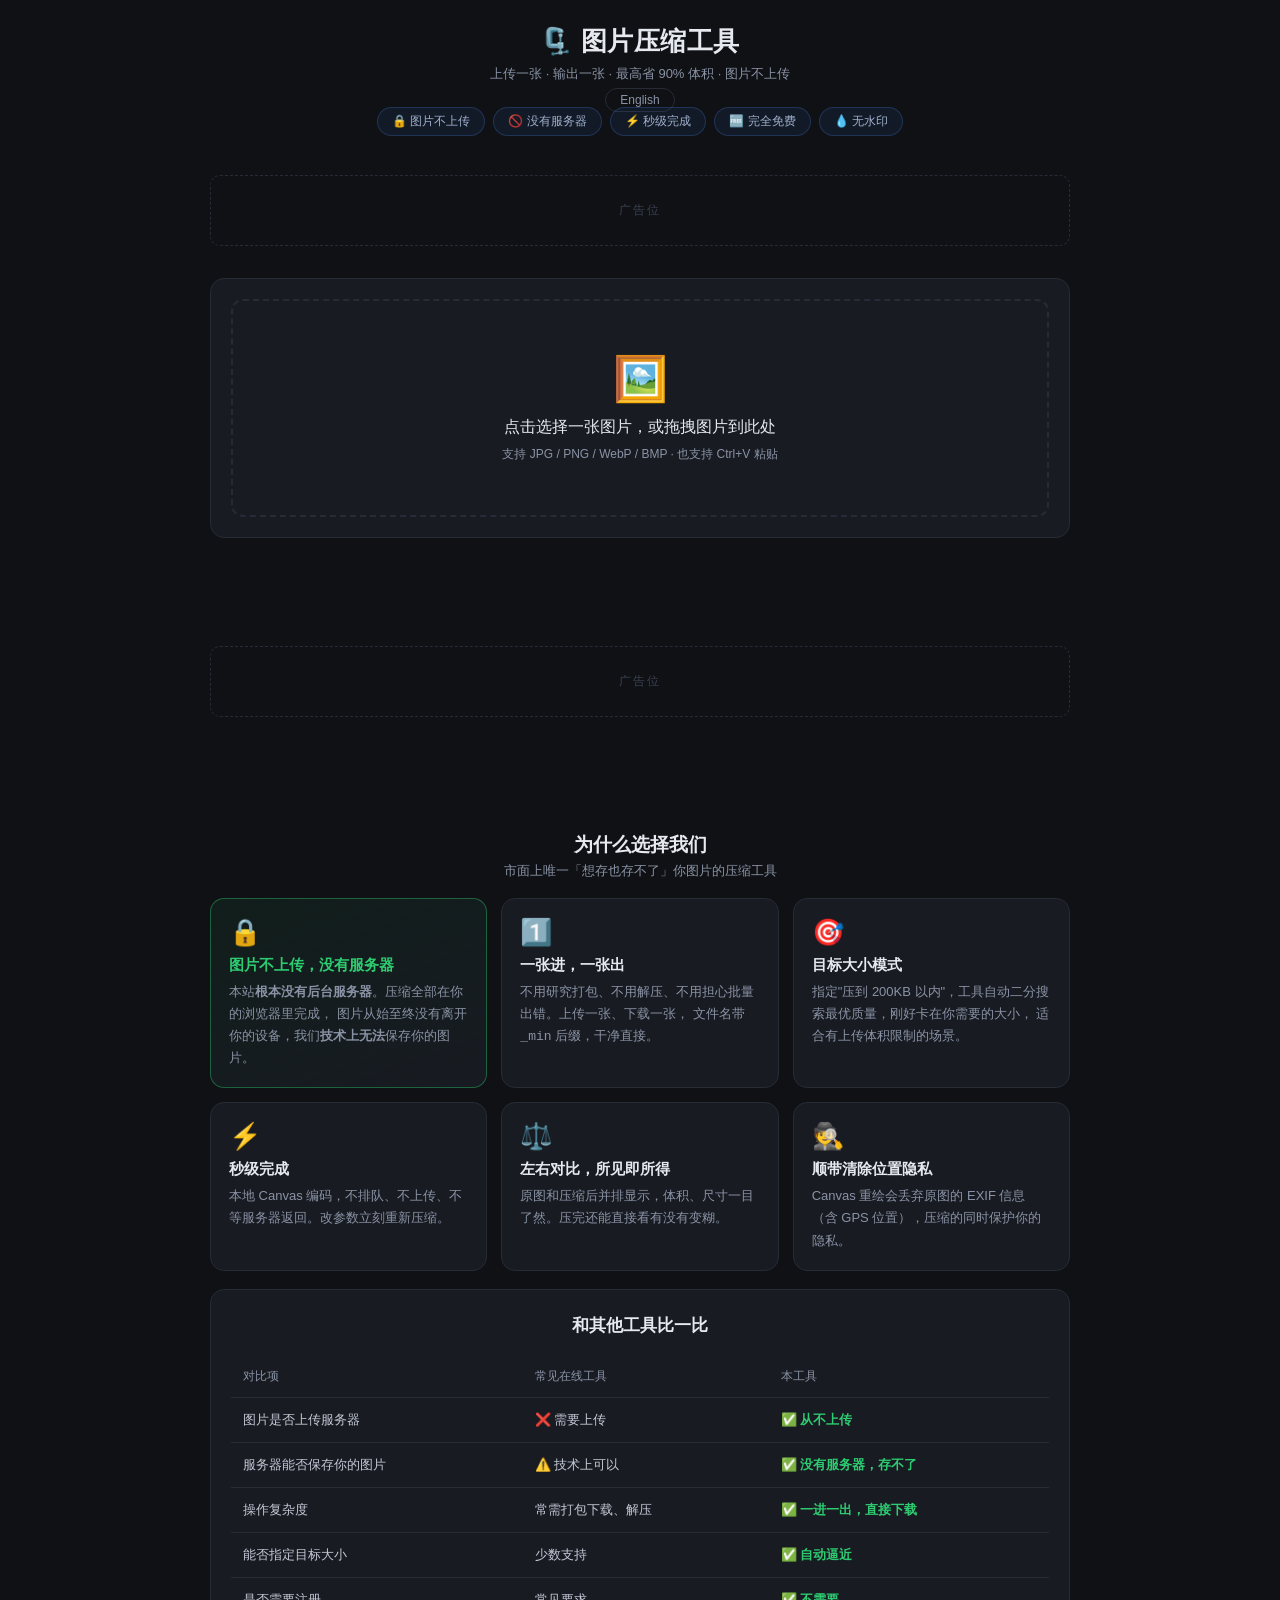
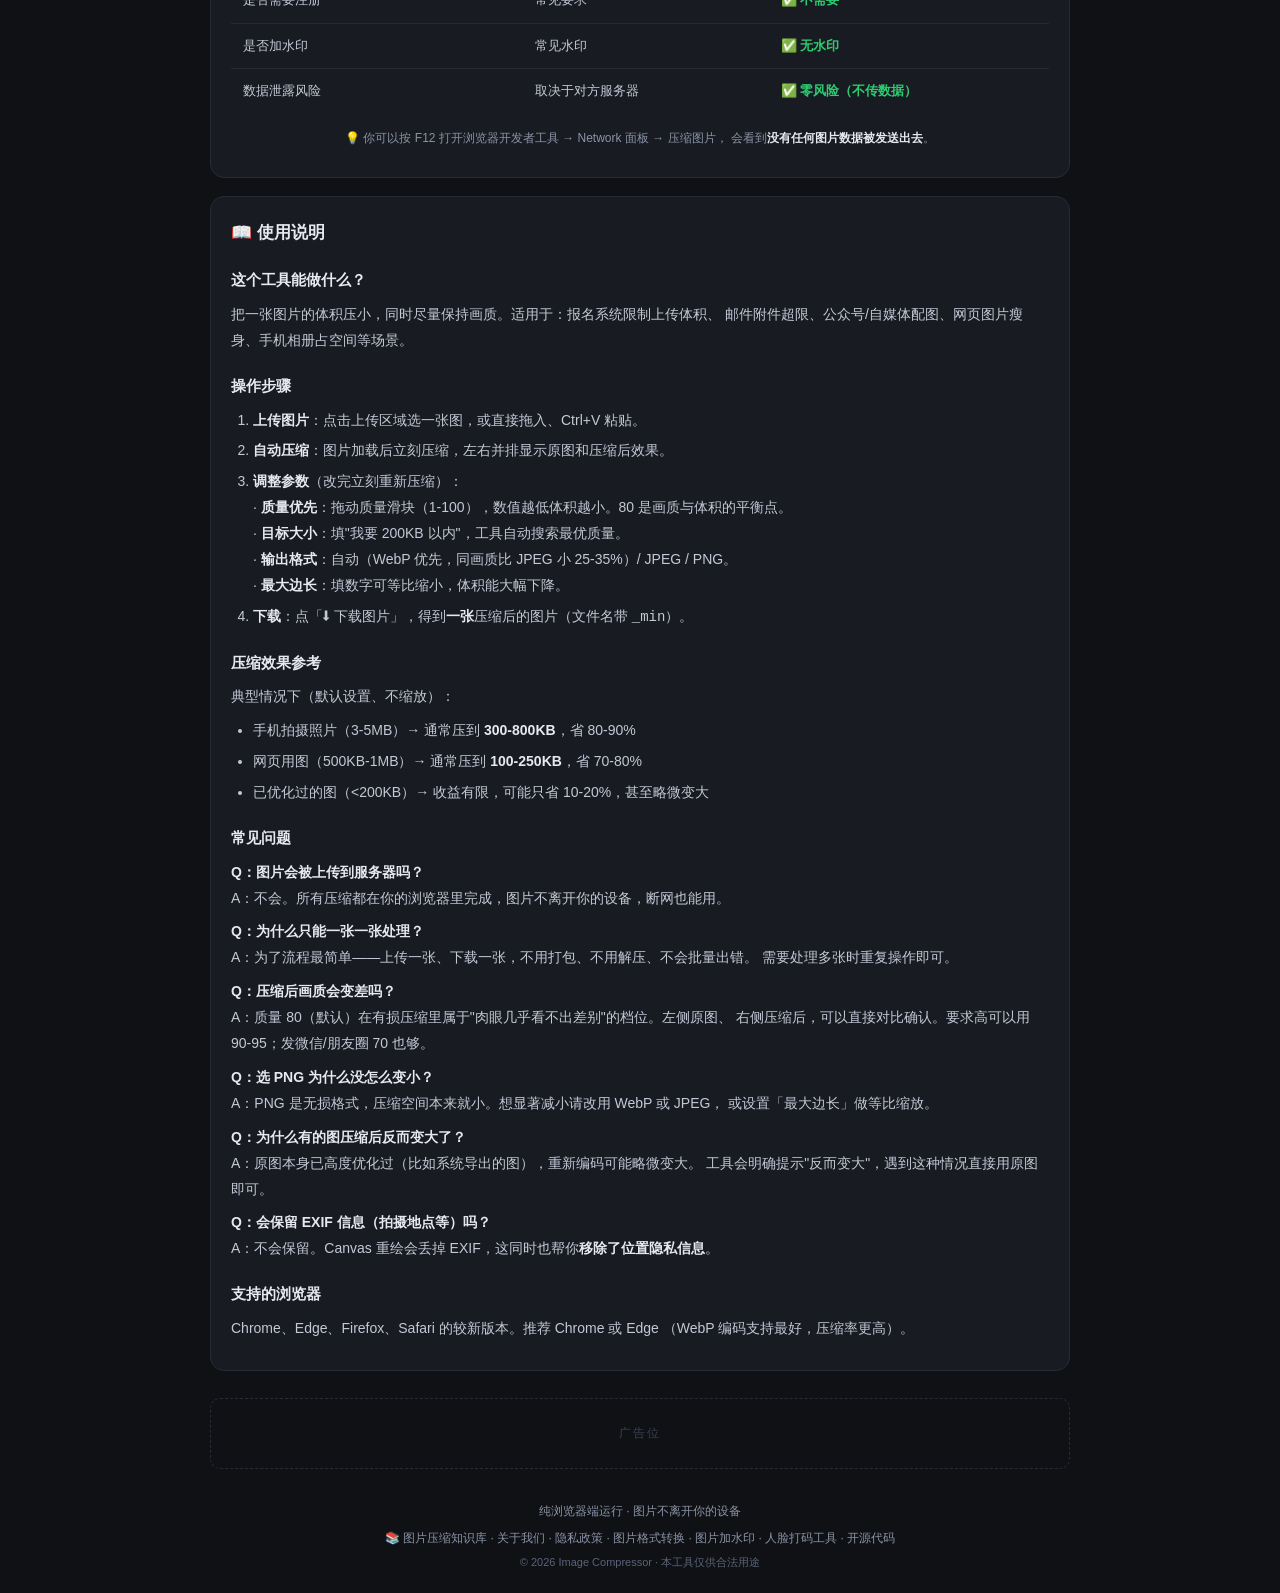
<file: index.html>
<!DOCTYPE html>
<html lang="zh-CN">
<head>
<meta charset="UTF-8">
<meta name="viewport" content="width=device-width, initial-scale=1.0">
<title>图片压缩工具 · 免费在线压缩图片（不上传·不打包）</title>
<meta name="description" content="免费在线图片压缩工具，输入一张图片输出一张图片，可调质量或指定目标大小，最高省 90% 体积。纯浏览器本地处理，图片不上传服务器，无水印、无需注册。">
<meta name="keywords" content="图片压缩,在线压缩图片,图片压缩工具,jpg压缩,png压缩,webp转换,压缩图片不损失画质,图片瘦身">
<link rel="alternate" hreflang="zh-CN" href="https://haixiansheng.github.io/image-compressor/" />
<link rel="alternate" hreflang="en" href="https://haixiansheng.github.io/image-compressor/en/" />
<link rel="alternate" hreflang="x-default" href="https://haixiansheng.github.io/image-compressor/en/" />
<link rel="canonical" href="https://haixiansheng.github.io/image-compressor/" />
<link rel="stylesheet" href="style.css">

<!-- 结构化数据（SEO） -->
<script type="application/ld+json">
{
  "@context": "https://schema.org",
  "@type": "SoftwareApplication",
  "name": "图片压缩工具",
  "alternateName": "Image Compressor",
  "url": "https://haixiansheng.github.io/image-compressor/",
  "applicationCategory": "MultimediaApplication",
  "operatingSystem": "Any (Web Browser)",
  "description": "免费在线图片压缩工具，输入一张图片输出一张图片，支持 JPG/PNG/WebP，纯浏览器本地处理，图片不上传服务器。",
  "offers": { "@type": "Offer", "price": "0", "priceCurrency": "CNY" },
  "featureList": [
    "单张输入单张输出，操作简单",
    "质量可调（1-100）",
    "目标大小模式（自动逼近指定 KB）",
    "支持 JPG / PNG / WebP 输出",
    "纯浏览器本地处理，不上传",
    "自动剥离 EXIF 位置信息"
  ],
  "isAccessibleForFree": true
}
</script>

<!-- ============ Google AdSense ============ -->
<!-- 通过审核后，把下面的 ca-pub-XXXXXXXXXXXXXXXX 换成你的发布商 ID，并去掉注释 -->
<!--
<script async src="https://pagead2.googlesyndication.com/pagead/js/adsbygoogle.js?client=ca-pub-XXXXXXXXXXXXXXXX" crossorigin="anonymous"></script>
-->
<link rel="icon" type="image/png" sizes="32x32" href="favicon-32.png">
<link rel="icon" type="image/png" sizes="512x512" href="favicon-512.png">
<link rel="apple-touch-icon" sizes="180x180" href="apple-touch-icon.png">
<meta name="theme-color" content="#0b0d11">
<meta property="og:type" content="website">
<meta property="og:site_name" content="免费在线图片工具">
<meta property="og:title" content="图片压缩工具 · 免费在线压缩图片（不上传·不打包）">
<meta property="og:description" content="免费在线图片压缩工具，输入一张图片输出一张图片，可调质量或指定目标大小，最高省 90% 体积。纯浏览器本地处理，图片不上传服务器，无水印、无需注册。">
<meta property="og:url" content="https://haixiansheng.github.io/image-compressor/">
<meta property="og:image" content="https://haixiansheng.github.io/image-compressor/og-zh.png">
<meta property="og:image:width" content="1200">
<meta property="og:image:height" content="630">
<meta property="og:locale" content="zh_CN">
<meta name="twitter:card" content="summary_large_image">
<meta name="twitter:title" content="图片压缩工具 · 免费在线压缩图片（不上传·不打包）">
<meta name="twitter:description" content="免费在线图片压缩工具，输入一张图片输出一张图片，可调质量或指定目标大小，最高省 90% 体积。纯浏览器本地处理，图片不上传服务器，无水印、无需注册。">
<meta name="twitter:image" content="https://haixiansheng.github.io/image-compressor/og-zh.png">
<script type="application/ld+json">
{
  "@context": "https://schema.org",
  "@type": "FAQPage",
  "mainEntity": [
    {
      "@type": "Question",
      "name": "图片会被上传到服务器吗？",
      "acceptedAnswer": {
        "@type": "Answer",
        "text": "不会。所有压缩都在你的浏览器里完成，图片不离开你的设备，断网也能用。"
      }
    },
    {
      "@type": "Question",
      "name": "为什么只能一张一张处理？",
      "acceptedAnswer": {
        "@type": "Answer",
        "text": "为了流程最简单——上传一张、下载一张，不用打包、不用解压、不会批量出错。 需要处理多张时重复操作即可。"
      }
    },
    {
      "@type": "Question",
      "name": "压缩后画质会变差吗？",
      "acceptedAnswer": {
        "@type": "Answer",
        "text": "质量 80（默认）在有损压缩里属于\"肉眼几乎看不出差别\"的档位。左侧原图、 右侧压缩后，可以直接对比确认。要求高可以用 90-95；发微信/朋友圈 70 也够。"
      }
    },
    {
      "@type": "Question",
      "name": "选 PNG 为什么没怎么变小？",
      "acceptedAnswer": {
        "@type": "Answer",
        "text": "PNG 是无损格式，压缩空间本来就小。想显著减小请改用 WebP 或 JPEG， 或设置「最大边长」做等比缩放。"
      }
    },
    {
      "@type": "Question",
      "name": "为什么有的图压缩后反而变大了？",
      "acceptedAnswer": {
        "@type": "Answer",
        "text": "原图本身已高度优化过（比如系统导出的图），重新编码可能略微变大。 工具会明确提示\"反而变大\"，遇到这种情况直接用原图即可。"
      }
    },
    {
      "@type": "Question",
      "name": "会保留 EXIF 信息（拍摄地点等）吗？",
      "acceptedAnswer": {
        "@type": "Answer",
        "text": "不会保留。Canvas 重绘会丢掉 EXIF，这同时也帮你移除了位置隐私信息。"
      }
    }
  ]
}
</script>
</head>
<body>
<div class="app">
  <header>
    <h1>🗜️ 图片压缩工具</h1>
    <p class="sub">上传一张 · 输出一张 · 最高省 90% 体积 · 图片不上传</p>
    <p class="lang-switch"><a href="en/">English</a></p>
    <div class="trust-badges">
      <span>🔒 图片不上传</span>
      <span>🚫 没有服务器</span>
      <span>⚡ 秒级完成</span>
      <span>🆓 完全免费</span>
      <span>💧 无水印</span>
    </div>
  </header>

  <!-- ============ 广告位 1：顶部 ============ -->
  <div class="ad-slot ad-top"></div>

  <section id="uploadPanel" class="panel">
    <div id="dropZone" class="drop-zone">
      <div class="drop-icon">🖼️</div>
      <p>点击选择一张图片，或拖拽图片到此处</p>
      <p class="hint">支持 JPG / PNG / WebP / BMP · 也支持 Ctrl+V 粘贴</p>
      <input type="file" id="fileInput" accept="image/*" hidden>
    </div>
  </section>

  <section id="workPanel" class="panel hidden">
    <div class="compare">
      <figure class="cmp-item">
        <figcaption><span>原图</span><b id="origSize">—</b></figcaption>
        <div class="cmp-img"><img id="origImg" alt="原图"></div>
        <p class="cmp-dims" id="origDims">—</p>
      </figure>
      <figure class="cmp-item result">
        <figcaption><span>压缩后</span><b id="resultSize">—</b></figcaption>
        <div class="cmp-img"><img id="resultImg" alt="压缩后"></div>
        <p class="cmp-dims" id="resultDims">—</p>
      </figure>
    </div>

    <p id="savings" class="savings"></p>

    <div class="toolbar">
      <label class="ctrl">
        <span>模式</span>
        <select id="mode">
          <option value="quality">质量优先</option>
          <option value="target">目标大小</option>
        </select>
      </label>

      <label class="ctrl" id="qualityRow">
        <span>质量 <b id="qualityVal">80</b></span>
        <input type="range" id="quality" min="1" max="100" value="80">
      </label>

      <label class="ctrl hidden" id="targetRow">
        <span>目标大小 (KB)</span>
        <input type="number" id="targetKb" min="10" max="20000" step="10" value="200">
      </label>

      <label class="ctrl">
        <span>输出格式</span>
        <select id="format">
          <option value="auto">自动（推荐 WebP）</option>
          <option value="webp">WebP</option>
          <option value="jpeg">JPEG</option>
          <option value="png">PNG（无损）</option>
        </select>
      </label>

      <label class="ctrl">
        <span>最大边长 (px)</span>
        <input type="number" id="maxDim" min="0" max="20000" step="100" value="0" placeholder="0 = 保持原尺寸">
      </label>
    </div>

    <p id="status" class="status"></p>

    <div class="actions">
      <a id="downloadBtn" class="btn primary" download="image_min.jpg">⬇ 下载图片</a>
      <button id="resetBtn" class="btn">换一张图片</button>
    </div>
  </section>

  <!-- ============ 广告位 2：中部 ============ -->
  <div class="ad-slot ad-mid"></div>

  <!-- ============ 卖点区 ============ -->
  <h2 class="section-title">为什么选择我们</h2>
  <p class="section-sub">市面上唯一「想存也存不了」你图片的压缩工具</p>

  <div class="features">
    <div class="feature hero">
      <div class="f-icon">🔒</div>
      <h3>图片不上传，没有服务器</h3>
      <p>本站<b>根本没有后台服务器</b>。压缩全部在你的浏览器里完成，
         图片从始至终没有离开你的设备，我们<b>技术上无法</b>保存你的图片。</p>
    </div>
    <div class="feature">
      <div class="f-icon">1️⃣</div>
      <h3>一张进，一张出</h3>
      <p>不用研究打包、不用解压、不用担心批量出错。上传一张、下载一张，
         文件名带 <code>_min</code> 后缀，干净直接。</p>
    </div>
    <div class="feature">
      <div class="f-icon">🎯</div>
      <h3>目标大小模式</h3>
      <p>指定"压到 200KB 以内"，工具自动二分搜索最优质量，刚好卡在你需要的大小，
         适合有上传体积限制的场景。</p>
    </div>
    <div class="feature">
      <div class="f-icon">⚡</div>
      <h3>秒级完成</h3>
      <p>本地 Canvas 编码，不排队、不上传、不等服务器返回。改参数立刻重新压缩。</p>
    </div>
    <div class="feature">
      <div class="f-icon">⚖️</div>
      <h3>左右对比，所见即所得</h3>
      <p>原图和压缩后并排显示，体积、尺寸一目了然。压完还能直接看有没有变糊。</p>
    </div>
    <div class="feature">
      <div class="f-icon">🕵️</div>
      <h3>顺带清除位置隐私</h3>
      <p>Canvas 重绘会丢弃原图的 EXIF 信息（含 GPS 位置），压缩的同时保护你的隐私。</p>
    </div>
  </div>

  <section class="panel content">
    <h2 class="section-title" style="margin-top:0">和其他工具比一比</h2>
    <table class="compare-table">
      <thead>
        <tr><th>对比项</th><th>常见在线工具</th><th>本工具</th></tr>
      </thead>
      <tbody>
        <tr><td>图片是否上传服务器</td><td>❌ 需要上传</td><td class="us">✅ 从不上传</td></tr>
        <tr><td>服务器能否保存你的图片</td><td>⚠️ 技术上可以</td><td class="us">✅ 没有服务器，存不了</td></tr>
        <tr><td>操作复杂度</td><td>常需打包下载、解压</td><td class="us">✅ 一进一出，直接下载</td></tr>
        <tr><td>能否指定目标大小</td><td>少数支持</td><td class="us">✅ 自动逼近</td></tr>
        <tr><td>是否需要注册</td><td>常见要求</td><td class="us">✅ 不需要</td></tr>
        <tr><td>是否加水印</td><td>常见水印</td><td class="us">✅ 无水印</td></tr>
        <tr><td>数据泄露风险</td><td>取决于对方服务器</td><td class="us">✅ 零风险（不传数据）</td></tr>
      </tbody>
    </table>
    <p style="text-align:center;font-size:12px;color:var(--muted);margin-top:12px">
      💡 你可以按 F12 打开浏览器开发者工具 → Network 面板 → 压缩图片，
      会看到<b>没有任何图片数据被发送出去</b>。
    </p>
  </section>

  <!-- ============ 内容区 ============ -->
  <section class="panel content">
    <h2>📖 使用说明</h2>

    <h3>这个工具能做什么？</h3>
    <p>把一张图片的体积压小，同时尽量保持画质。适用于：报名系统限制上传体积、
       邮件附件超限、公众号/自媒体配图、网页图片瘦身、手机相册占空间等场景。</p>

    <h3>操作步骤</h3>
    <ol>
      <li><b>上传图片</b>：点击上传区域选一张图，或直接拖入、Ctrl+V 粘贴。</li>
      <li><b>自动压缩</b>：图片加载后立刻压缩，左右并排显示原图和压缩后效果。</li>
      <li><b>调整参数</b>（改完立刻重新压缩）：
        <br>· <b>质量优先</b>：拖动质量滑块（1-100），数值越低体积越小。80 是画质与体积的平衡点。
        <br>· <b>目标大小</b>：填"我要 200KB 以内"，工具自动搜索最优质量。
        <br>· <b>输出格式</b>：自动（WebP 优先，同画质比 JPEG 小 25-35%）/ JPEG / PNG。
        <br>· <b>最大边长</b>：填数字可等比缩小，体积能大幅下降。</li>
      <li><b>下载</b>：点「⬇ 下载图片」，得到<b>一张</b>压缩后的图片（文件名带 <code>_min</code>）。</li>
    </ol>

    <h3>压缩效果参考</h3>
    <p>典型情况下（默认设置、不缩放）：</p>
    <ul>
      <li>手机拍摄照片（3-5MB）→ 通常压到 <b>300-800KB</b>，省 80-90%</li>
      <li>网页用图（500KB-1MB）→ 通常压到 <b>100-250KB</b>，省 70-80%</li>
      <li>已优化过的图（&lt;200KB）→ 收益有限，可能只省 10-20%，甚至略微变大</li>
    </ul>

    <h3>常见问题</h3>
    <p><b>Q：图片会被上传到服务器吗？</b><br>
       A：不会。所有压缩都在你的浏览器里完成，图片不离开你的设备，断网也能用。</p>
    <p><b>Q：为什么只能一张一张处理？</b><br>
       A：为了流程最简单——上传一张、下载一张，不用打包、不用解压、不会批量出错。
       需要处理多张时重复操作即可。</p>
    <p><b>Q：压缩后画质会变差吗？</b><br>
       A：质量 80（默认）在有损压缩里属于"肉眼几乎看不出差别"的档位。左侧原图、
       右侧压缩后，可以直接对比确认。要求高可以用 90-95；发微信/朋友圈 70 也够。</p>
    <p><b>Q：选 PNG 为什么没怎么变小？</b><br>
       A：PNG 是无损格式，压缩空间本来就小。想显著减小请改用 WebP 或 JPEG，
       或设置「最大边长」做等比缩放。</p>
    <p><b>Q：为什么有的图压缩后反而变大了？</b><br>
       A：原图本身已高度优化过（比如系统导出的图），重新编码可能略微变大。
       工具会明确提示"反而变大"，遇到这种情况直接用原图即可。</p>
    <p><b>Q：会保留 EXIF 信息（拍摄地点等）吗？</b><br>
       A：不会保留。Canvas 重绘会丢掉 EXIF，这同时也帮你<b>移除了位置隐私信息</b>。</p>

    <h3>支持的浏览器</h3>
    <p>Chrome、Edge、Firefox、Safari 的较新版本。推荐 Chrome 或 Edge
       （WebP 编码支持最好，压缩率更高）。</p>
  </section>

  <!-- ============ 广告位 3：底部 ============ -->
  <div class="ad-slot ad-bottom"></div>

  <footer>
    <p>纯浏览器端运行 · 图片不离开你的设备</p>
    <nav class="foot-nav">
      <a href="blog/">📚 图片压缩知识库</a> ·
      <a href="about.html">关于我们</a> ·
      <a href="privacy.html">隐私政策</a> ·
      <a href="https://haixiansheng.github.io/image-converter/">图片格式转换</a> ·
      <a href="https://haixiansheng.github.io/image-watermark/">图片加水印</a> ·
      <a href="https://haixiansheng.github.io/face-mosaic/">人脸打码工具</a> ·
      <a href="https://github.com/haixiansheng/image-compressor" target="_blank" rel="noopener">开源代码</a>
    </nav>
    <p class="copy">© 2026 Image Compressor · 本工具仅供合法用途</p>
  </footer>
</div>
<script src="app.js"></script>
</body>
</html>
</file>
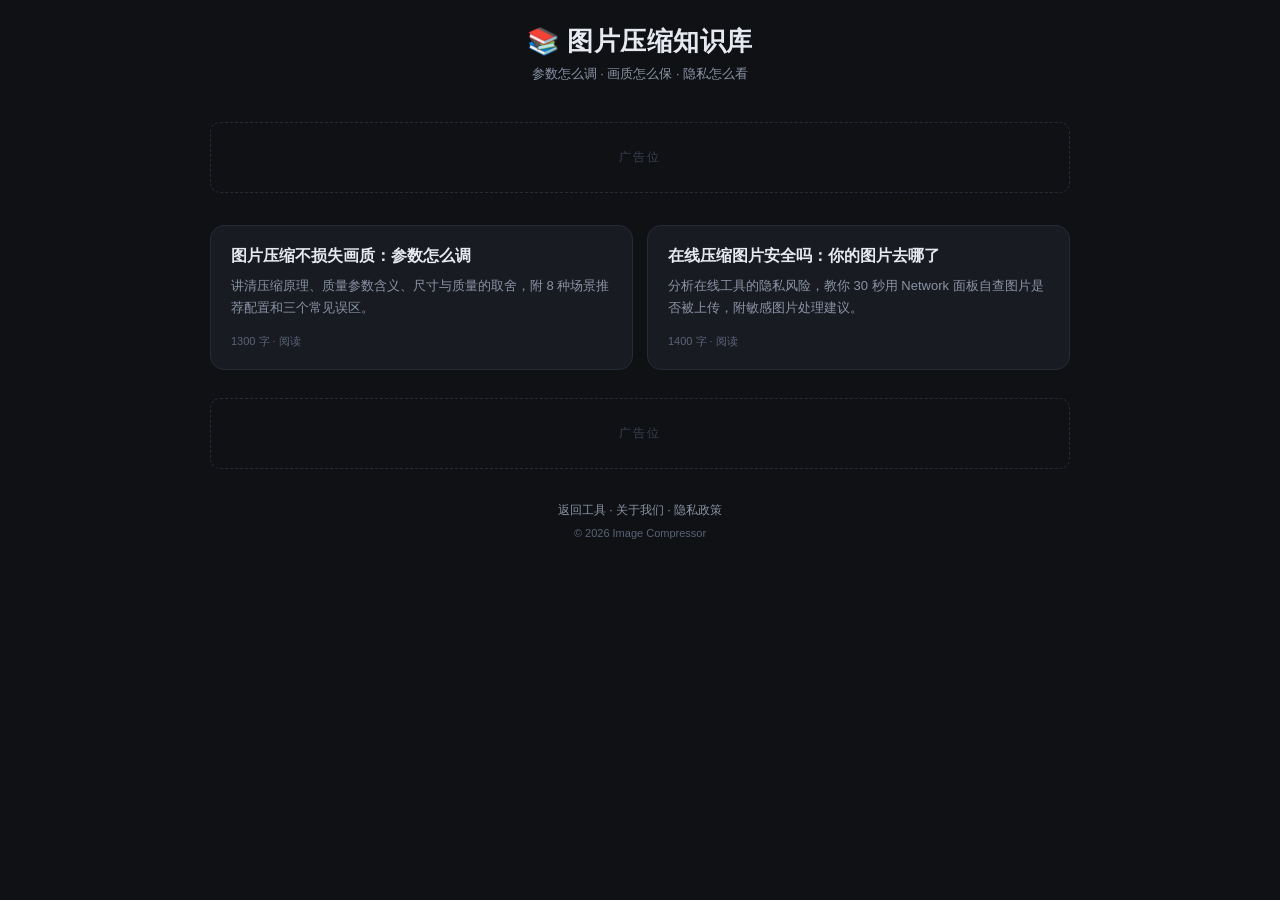
<file: blog/index.html>
<!DOCTYPE html>
<html lang="zh-CN">
<head>
<meta charset="UTF-8">
<meta name="viewport" content="width=device-width, initial-scale=1.0">
<title>图片压缩知识库 · 参数、画质与隐私</title>
<meta name="description" content="图片压缩实用指南：参数怎么调、尺寸与质量如何取舍、在线工具的隐私风险如何自查。">
<link rel="canonical" href="https://haixiansheng.github.io/image-compressor/blog/" />
<link rel="stylesheet" href="../style.css">
<link rel="icon" type="image/png" sizes="32x32" href="../favicon-32.png">
<link rel="icon" type="image/png" sizes="512x512" href="../favicon-512.png">
<link rel="apple-touch-icon" sizes="180x180" href="../apple-touch-icon.png">
<meta name="theme-color" content="#0b0d11">
<meta property="og:type" content="website">
<meta property="og:site_name" content="免费在线图片工具">
<meta property="og:title" content="图片压缩知识库 · 参数、画质与隐私">
<meta property="og:description" content="图片压缩实用指南：参数怎么调、尺寸与质量如何取舍、在线工具的隐私风险如何自查。">
<meta property="og:url" content="https://haixiansheng.github.io/image-compressor/blog/">
<meta property="og:image" content="https://haixiansheng.github.io/image-compressor/og-zh.png">
<meta property="og:image:width" content="1200">
<meta property="og:image:height" content="630">
<meta property="og:locale" content="zh_CN">
<meta name="twitter:card" content="summary_large_image">
<meta name="twitter:title" content="图片压缩知识库 · 参数、画质与隐私">
<meta name="twitter:description" content="图片压缩实用指南：参数怎么调、尺寸与质量如何取舍、在线工具的隐私风险如何自查。">
<meta name="twitter:image" content="https://haixiansheng.github.io/image-compressor/og-zh.png">
</head>
<body>
<div class="app">
  <header>
    <h1>📚 图片压缩知识库</h1>
    <p class="sub">参数怎么调 · 画质怎么保 · 隐私怎么看</p>
  </header>

  <div class="ad-slot ad-top"></div>

  <div class="cards">
    <a class="card" href="compress-without-quality-loss.html">
      <h3>图片压缩不损失画质：参数怎么调</h3>
      <p>讲清压缩原理、质量参数含义、尺寸与质量的取舍，附 8 种场景推荐配置和三个常见误区。</p>
      <span class="card-meta">1300 字 · 阅读</span>
    </a>
    <a class="card" href="image-privacy-upload-risk.html">
      <h3>在线压缩图片安全吗：你的图片去哪了</h3>
      <p>分析在线工具的隐私风险，教你 30 秒用 Network 面板自查图片是否被上传，附敏感图片处理建议。</p>
      <span class="card-meta">1400 字 · 阅读</span>
    </a>
  </div>

  <div class="ad-slot ad-bottom"></div>

  <footer>
    <nav class="foot-nav">
      <a href="../index.html">返回工具</a> ·
      <a href="../about.html">关于我们</a> ·
      <a href="../privacy.html">隐私政策</a>
    </nav>
    <p class="copy">© 2026 Image Compressor</p>
  </footer>
</div>
</body>
</html>
</file>
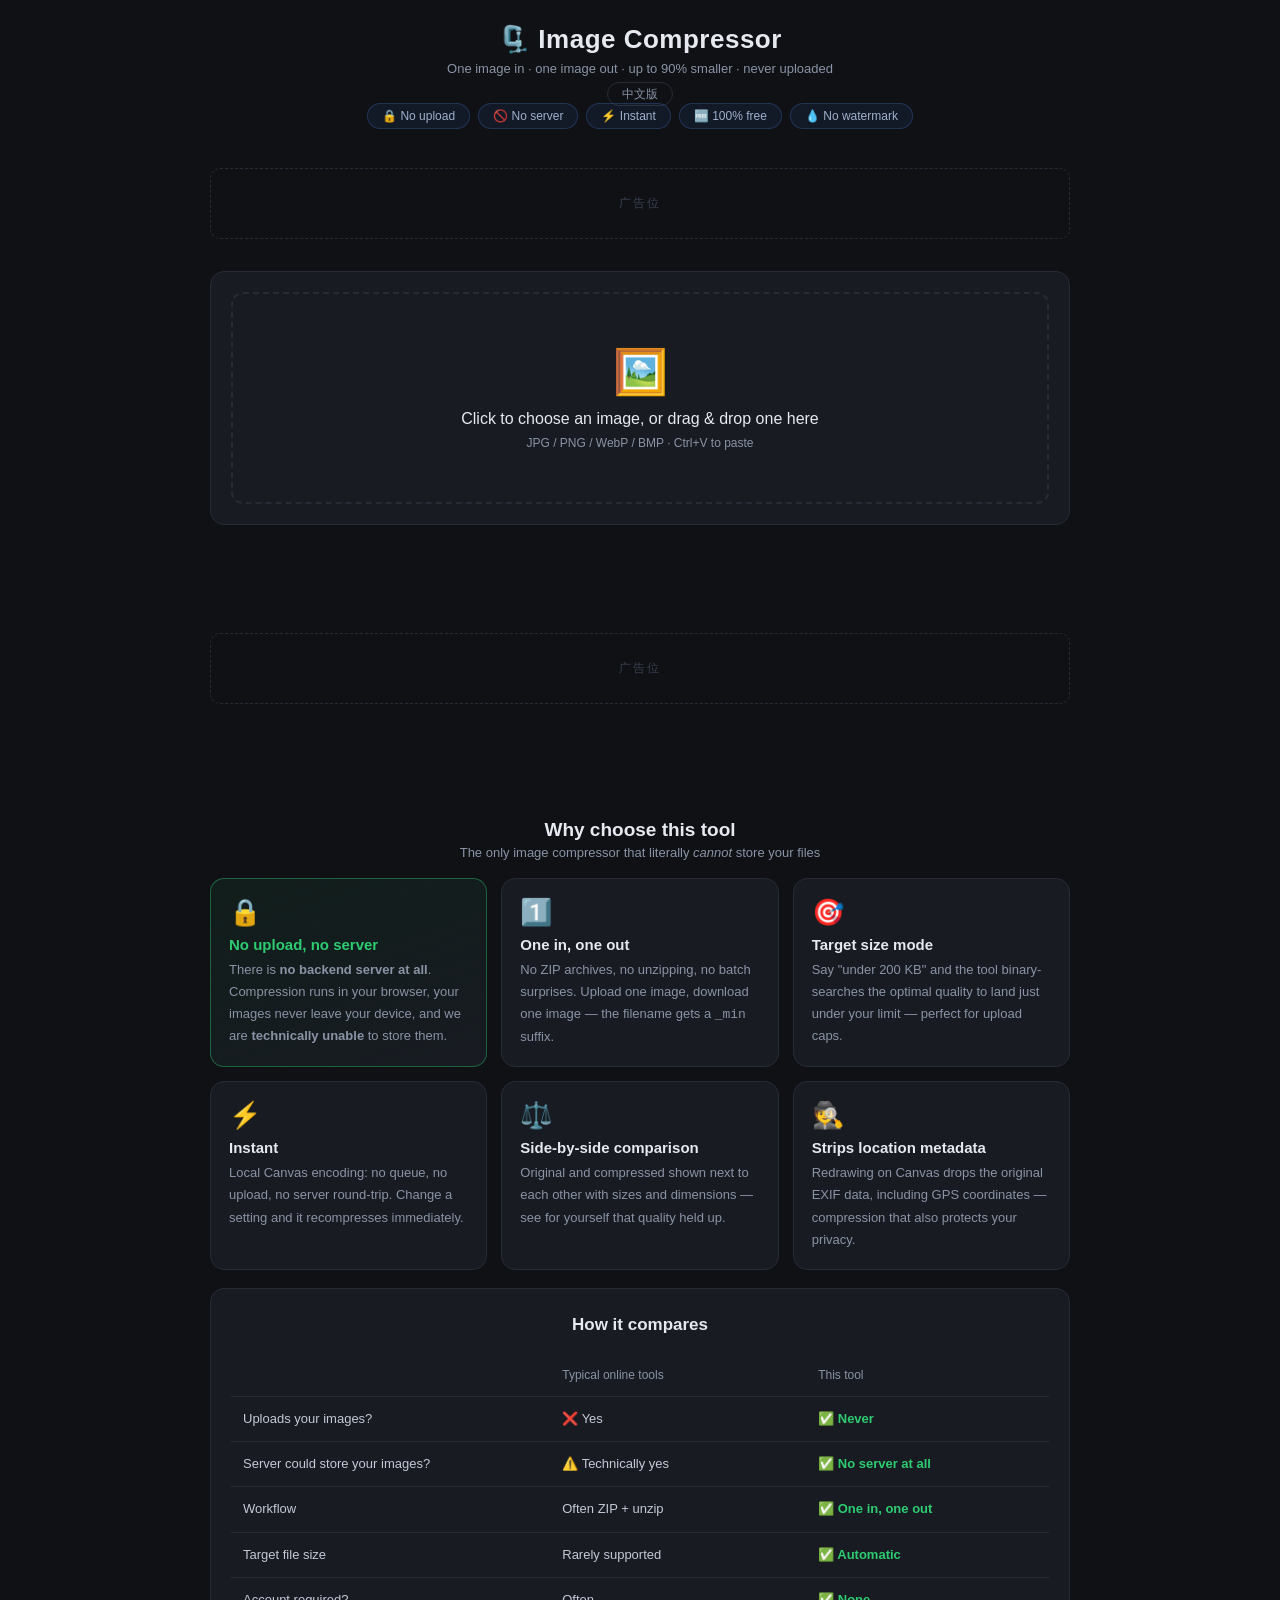
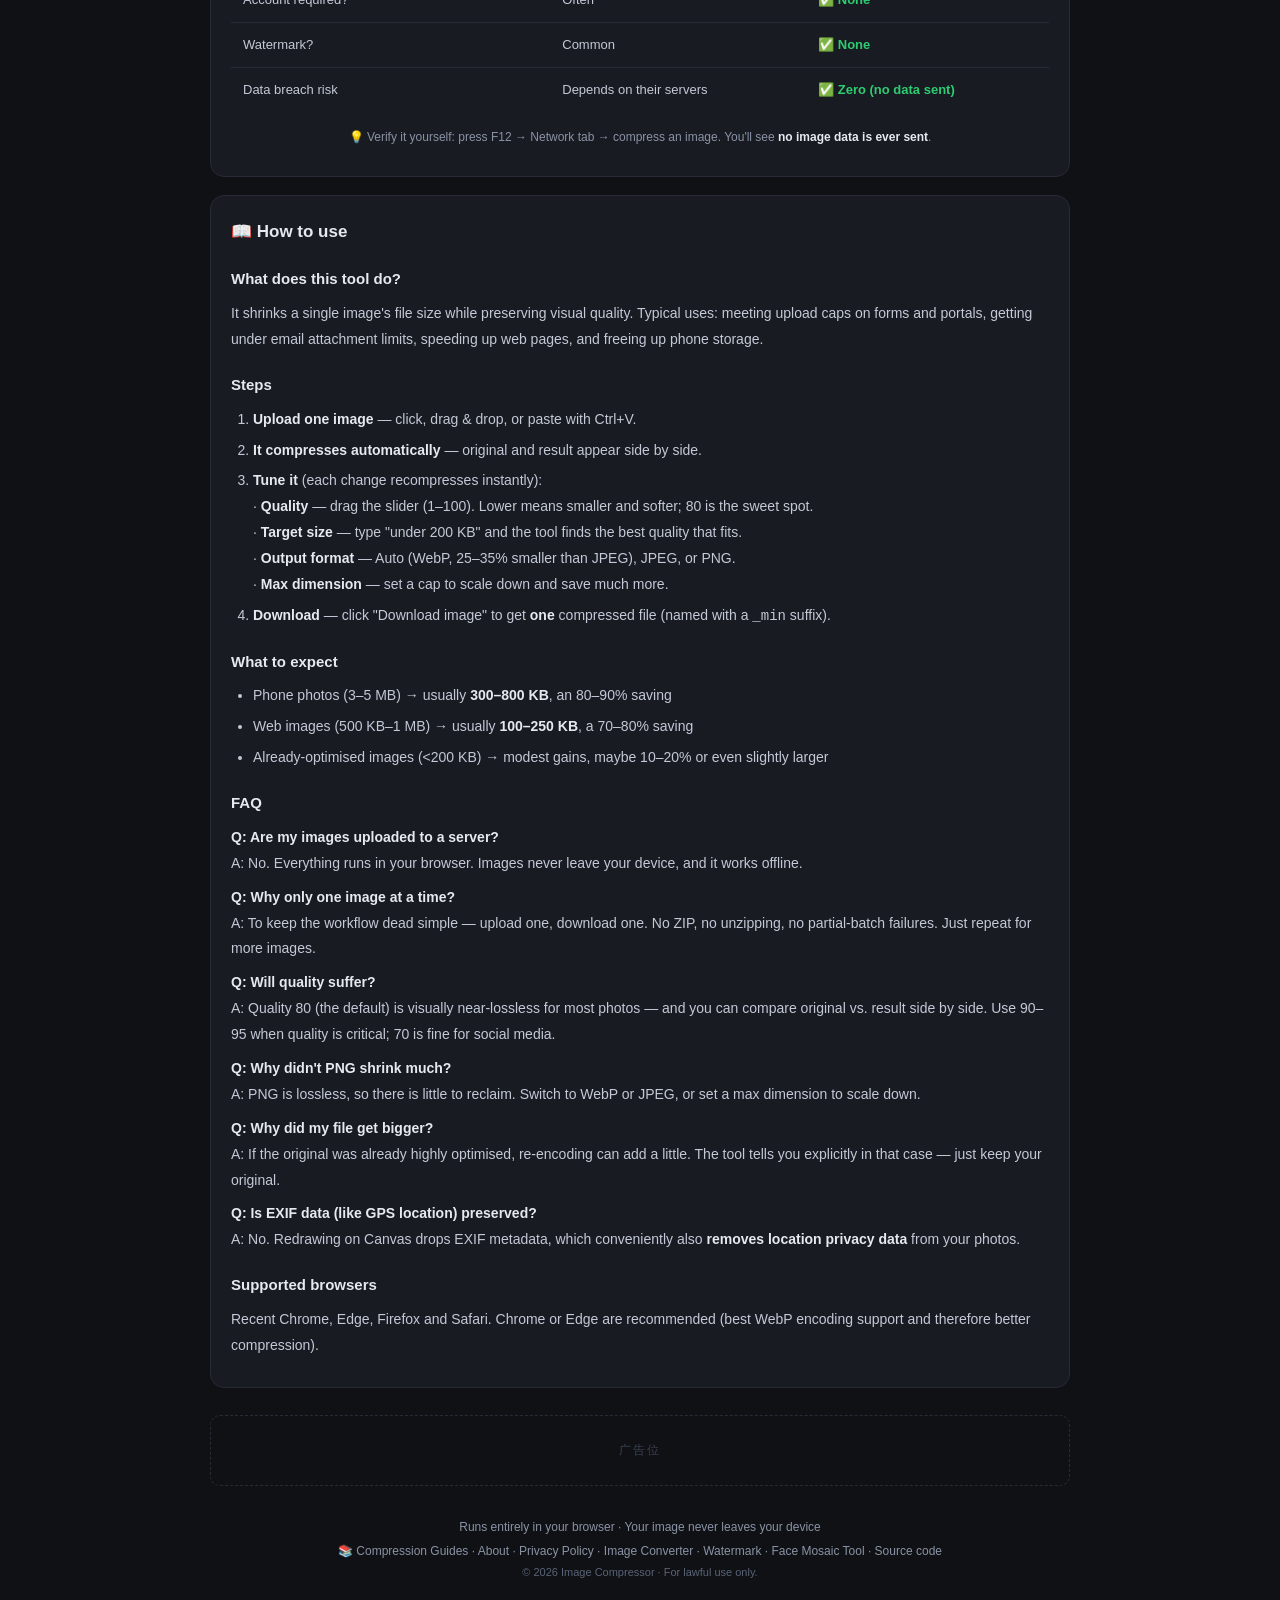
<file: en/index.html>
<!DOCTYPE html>
<html lang="en">
<head>
<meta charset="UTF-8">
<meta name="viewport" content="width=device-width, initial-scale=1.0">
<title>Image Compressor — Compress a Photo Online (Free, No Upload, No ZIP)</title>
<meta name="description" content="Free online image compressor. One image in, one image out — no ZIP, no unpacking. Adjust quality or set a target file size to shrink photos by up to 90%. Runs entirely in your browser; images are never uploaded.">
<meta name="keywords" content="image compressor, compress image online, compress jpg, compress png, webp converter, reduce image size, shrink photo, optimize images, photo compressor">
<link rel="alternate" hreflang="zh-CN" href="https://haixiansheng.github.io/image-compressor/" />
<link rel="alternate" hreflang="en" href="https://haixiansheng.github.io/image-compressor/en/" />
<link rel="alternate" hreflang="x-default" href="https://haixiansheng.github.io/image-compressor/en/" />
<link rel="canonical" href="https://haixiansheng.github.io/image-compressor/en/" />
<link rel="stylesheet" href="../style.css">

<!-- Structured data (SEO) -->
<script type="application/ld+json">
{
  "@context": "https://schema.org",
  "@type": "SoftwareApplication",
  "name": "Image Compressor",
  "url": "https://haixiansheng.github.io/image-compressor/en/",
  "applicationCategory": "MultimediaApplication",
  "operatingSystem": "Any (Web Browser)",
  "description": "Free online image compressor. One image in, one image out — no ZIP. Runs entirely in your browser; images are never uploaded.",
  "offers": { "@type": "Offer", "price": "0", "priceCurrency": "USD" },
  "featureList": [
    "One image in, one image out (no ZIP)",
    "Adjustable quality (1-100)",
    "Target file size mode",
    "JPG / PNG / WebP output",
    "100% browser-based, no upload",
    "Strips EXIF location data"
  ],
  "isAccessibleForFree": true
}
</script>

<!-- ============ Google AdSense ============ -->
<!-- After approval, replace ca-pub-XXXXXXXXXXXXXXXX with your publisher ID and uncomment -->
<!--
<script async src="https://pagead2.googlesyndication.com/pagead/js/adsbygoogle.js?client=ca-pub-XXXXXXXXXXXXXXXX" crossorigin="anonymous"></script>
-->
<link rel="icon" type="image/png" sizes="32x32" href="../favicon-32.png">
<link rel="icon" type="image/png" sizes="512x512" href="../favicon-512.png">
<link rel="apple-touch-icon" sizes="180x180" href="../apple-touch-icon.png">
<meta name="theme-color" content="#0b0d11">
<meta property="og:type" content="website">
<meta property="og:site_name" content="Free Online Image Tools">
<meta property="og:title" content="Image Compressor — Compress a Photo Online (Free, No Upload, No ZIP)">
<meta property="og:description" content="Free online image compressor. One image in, one image out — no ZIP, no unpacking. Adjust quality or set a target file size to shrink photos by up to 90%. Runs entirely in your browser; images are never uploaded.">
<meta property="og:url" content="https://haixiansheng.github.io/image-compressor/en/">
<meta property="og:image" content="https://haixiansheng.github.io/image-compressor/og-en.png">
<meta property="og:image:width" content="1200">
<meta property="og:image:height" content="630">
<meta property="og:locale" content="en_US">
<meta name="twitter:card" content="summary_large_image">
<meta name="twitter:title" content="Image Compressor — Compress a Photo Online (Free, No Upload, No ZIP)">
<meta name="twitter:description" content="Free online image compressor. One image in, one image out — no ZIP, no unpacking. Adjust quality or set a target file size to shrink photos by up to 90%. Runs entirely in your browser; images are never uploaded.">
<meta name="twitter:image" content="https://haixiansheng.github.io/image-compressor/og-en.png">
<script type="application/ld+json">
{
  "@context": "https://schema.org",
  "@type": "FAQPage",
  "mainEntity": [
    {
      "@type": "Question",
      "name": "Are my images uploaded to a server?",
      "acceptedAnswer": {
        "@type": "Answer",
        "text": "No. Everything runs in your browser. Images never leave your device, and it works offline."
      }
    },
    {
      "@type": "Question",
      "name": "Why only one image at a time?",
      "acceptedAnswer": {
        "@type": "Answer",
        "text": "To keep the workflow dead simple — upload one, download one. No ZIP, no unzipping, no partial-batch failures. Just repeat for more images."
      }
    },
    {
      "@type": "Question",
      "name": "Will quality suffer?",
      "acceptedAnswer": {
        "@type": "Answer",
        "text": "Quality 80 (the default) is visually near-lossless for most photos — and you can compare original vs. result side by side. Use 90–95 when quality is critical; 70 is fine for social media."
      }
    },
    {
      "@type": "Question",
      "name": "Why didn't PNG shrink much?",
      "acceptedAnswer": {
        "@type": "Answer",
        "text": "PNG is lossless, so there is little to reclaim. Switch to WebP or JPEG, or set a max dimension to scale down."
      }
    },
    {
      "@type": "Question",
      "name": "Why did my file get bigger?",
      "acceptedAnswer": {
        "@type": "Answer",
        "text": "If the original was already highly optimised, re-encoding can add a little. The tool tells you explicitly in that case — just keep your original."
      }
    },
    {
      "@type": "Question",
      "name": "Is EXIF data (like GPS location) preserved?",
      "acceptedAnswer": {
        "@type": "Answer",
        "text": "No. Redrawing on Canvas drops EXIF metadata, which conveniently also removes location privacy data from your photos."
      }
    }
  ]
}
</script>
</head>
<body>
<div class="app">
  <header>
    <h1>🗜️ Image Compressor</h1>
    <p class="sub">One image in · one image out · up to 90% smaller · never uploaded</p>
    <p class="lang-switch"><a href="../">中文版</a></p>
    <div class="trust-badges">
      <span>🔒 No upload</span>
      <span>🚫 No server</span>
      <span>⚡ Instant</span>
      <span>🆓 100% free</span>
      <span>💧 No watermark</span>
    </div>
  </header>

  <!-- ============ Ad slot 1 ============ -->
  <div class="ad-slot ad-top"></div>

  <section id="uploadPanel" class="panel">
    <div id="dropZone" class="drop-zone">
      <div class="drop-icon">🖼️</div>
      <p>Click to choose an image, or drag &amp; drop one here</p>
      <p class="hint">JPG / PNG / WebP / BMP · Ctrl+V to paste</p>
      <input type="file" id="fileInput" accept="image/*" hidden>
    </div>
  </section>

  <section id="workPanel" class="panel hidden">
    <div class="compare">
      <figure class="cmp-item">
        <figcaption><span>Original</span><b id="origSize">—</b></figcaption>
        <div class="cmp-img"><img id="origImg" alt="Original"></div>
        <p class="cmp-dims" id="origDims">—</p>
      </figure>
      <figure class="cmp-item result">
        <figcaption><span>Compressed</span><b id="resultSize">—</b></figcaption>
        <div class="cmp-img"><img id="resultImg" alt="Compressed"></div>
        <p class="cmp-dims" id="resultDims">—</p>
      </figure>
    </div>

    <p id="savings" class="savings"></p>

    <div class="toolbar">
      <label class="ctrl">
        <span>Mode</span>
        <select id="mode">
          <option value="quality">Quality</option>
          <option value="target">Target size</option>
        </select>
      </label>

      <label class="ctrl" id="qualityRow">
        <span>Quality <b id="qualityVal">80</b></span>
        <input type="range" id="quality" min="1" max="100" value="80">
      </label>

      <label class="ctrl hidden" id="targetRow">
        <span>Target size (KB)</span>
        <input type="number" id="targetKb" min="10" max="20000" step="10" value="200">
      </label>

      <label class="ctrl">
        <span>Output format</span>
        <select id="format">
          <option value="auto">Auto (WebP preferred)</option>
          <option value="webp">WebP</option>
          <option value="jpeg">JPEG</option>
          <option value="png">PNG (lossless)</option>
        </select>
      </label>

      <label class="ctrl">
        <span>Max dimension (px)</span>
        <input type="number" id="maxDim" min="0" max="20000" step="100" value="0" placeholder="0 = keep original">
      </label>
    </div>

    <p id="status" class="status"></p>

    <div class="actions">
      <a id="downloadBtn" class="btn primary" download="image_min.jpg">⬇ Download image</a>
      <button id="resetBtn" class="btn">Choose another image</button>
    </div>
  </section>

  <!-- ============ Ad slot 2 ============ -->
  <div class="ad-slot ad-mid"></div>

  <!-- ============ Selling points ============ -->
  <h2 class="section-title">Why choose this tool</h2>
  <p class="section-sub">The only image compressor that literally <em>cannot</em> store your files</p>

  <div class="features">
    <div class="feature hero">
      <div class="f-icon">🔒</div>
      <h3>No upload, no server</h3>
      <p>There is <b>no backend server at all</b>. Compression runs in your browser, your
         images never leave your device, and we are <b>technically unable</b> to store them.</p>
    </div>
    <div class="feature">
      <div class="f-icon">1️⃣</div>
      <h3>One in, one out</h3>
      <p>No ZIP archives, no unzipping, no batch surprises. Upload one image, download one
         image — the filename gets a <code>_min</code> suffix.</p>
    </div>
    <div class="feature">
      <div class="f-icon">🎯</div>
      <h3>Target size mode</h3>
      <p>Say "under 200 KB" and the tool binary-searches the optimal quality to land just
         under your limit — perfect for upload caps.</p>
    </div>
    <div class="feature">
      <div class="f-icon">⚡</div>
      <h3>Instant</h3>
      <p>Local Canvas encoding: no queue, no upload, no server round-trip. Change a
         setting and it recompresses immediately.</p>
    </div>
    <div class="feature">
      <div class="f-icon">⚖️</div>
      <h3>Side-by-side comparison</h3>
      <p>Original and compressed shown next to each other with sizes and dimensions —
         see for yourself that quality held up.</p>
    </div>
    <div class="feature">
      <div class="f-icon">🕵️</div>
      <h3>Strips location metadata</h3>
      <p>Redrawing on Canvas drops the original EXIF data, including GPS coordinates —
         compression that also protects your privacy.</p>
    </div>
  </div>

  <section class="panel content">
    <h2 class="section-title" style="margin-top:0">How it compares</h2>
    <table class="compare-table">
      <thead>
        <tr><th>&nbsp;</th><th>Typical online tools</th><th>This tool</th></tr>
      </thead>
      <tbody>
        <tr><td>Uploads your images?</td><td>❌ Yes</td><td class="us">✅ Never</td></tr>
        <tr><td>Server could store your images?</td><td>⚠️ Technically yes</td><td class="us">✅ No server at all</td></tr>
        <tr><td>Workflow</td><td>Often ZIP + unzip</td><td class="us">✅ One in, one out</td></tr>
        <tr><td>Target file size</td><td>Rarely supported</td><td class="us">✅ Automatic</td></tr>
        <tr><td>Account required?</td><td>Often</td><td class="us">✅ None</td></tr>
        <tr><td>Watermark?</td><td>Common</td><td class="us">✅ None</td></tr>
        <tr><td>Data breach risk</td><td>Depends on their servers</td><td class="us">✅ Zero (no data sent)</td></tr>
      </tbody>
    </table>
    <p style="text-align:center;font-size:12px;color:var(--muted);margin-top:12px">
      💡 Verify it yourself: press F12 → Network tab → compress an image.
      You'll see <b>no image data is ever sent</b>.
    </p>
  </section>

  <!-- ============ Content ============ -->
  <section class="panel content">
    <h2>📖 How to use</h2>

    <h3>What does this tool do?</h3>
    <p>It shrinks a single image's file size while preserving visual quality. Typical uses:
       meeting upload caps on forms and portals, getting under email attachment limits,
       speeding up web pages, and freeing up phone storage.</p>

    <h3>Steps</h3>
    <ol>
      <li><b>Upload one image</b> — click, drag &amp; drop, or paste with Ctrl+V.</li>
      <li><b>It compresses automatically</b> — original and result appear side by side.</li>
      <li><b>Tune it</b> (each change recompresses instantly):
        <br>· <b>Quality</b> — drag the slider (1–100). Lower means smaller and softer; 80 is the sweet spot.
        <br>· <b>Target size</b> — type "under 200 KB" and the tool finds the best quality that fits.
        <br>· <b>Output format</b> — Auto (WebP, 25–35% smaller than JPEG), JPEG, or PNG.
        <br>· <b>Max dimension</b> — set a cap to scale down and save much more.</li>
      <li><b>Download</b> — click "Download image" to get <b>one</b> compressed file
          (named with a <code>_min</code> suffix).</li>
    </ol>

    <h3>What to expect</h3>
    <ul>
      <li>Phone photos (3–5 MB) → usually <b>300–800 KB</b>, an 80–90% saving</li>
      <li>Web images (500 KB–1 MB) → usually <b>100–250 KB</b>, a 70–80% saving</li>
      <li>Already-optimised images (&lt;200 KB) → modest gains, maybe 10–20% or even slightly larger</li>
    </ul>

    <h3>FAQ</h3>
    <p><b>Q: Are my images uploaded to a server?</b><br>
       A: No. Everything runs in your browser. Images never leave your device, and it works offline.</p>
    <p><b>Q: Why only one image at a time?</b><br>
       A: To keep the workflow dead simple — upload one, download one. No ZIP, no unzipping,
       no partial-batch failures. Just repeat for more images.</p>
    <p><b>Q: Will quality suffer?</b><br>
       A: Quality 80 (the default) is visually near-lossless for most photos — and you can
       compare original vs. result side by side. Use 90–95 when quality is critical;
       70 is fine for social media.</p>
    <p><b>Q: Why didn't PNG shrink much?</b><br>
       A: PNG is lossless, so there is little to reclaim. Switch to WebP or JPEG, or set a
       max dimension to scale down.</p>
    <p><b>Q: Why did my file get bigger?</b><br>
       A: If the original was already highly optimised, re-encoding can add a little. The tool
       tells you explicitly in that case — just keep your original.</p>
    <p><b>Q: Is EXIF data (like GPS location) preserved?</b><br>
       A: No. Redrawing on Canvas drops EXIF metadata, which conveniently also
       <b>removes location privacy data</b> from your photos.</p>

    <h3>Supported browsers</h3>
    <p>Recent Chrome, Edge, Firefox and Safari. Chrome or Edge are recommended (best WebP
       encoding support and therefore better compression).</p>
  </section>

  <!-- ============ Ad slot 3 ============ -->
  <div class="ad-slot ad-bottom"></div>

  <footer>
    <p>Runs entirely in your browser · Your image never leaves your device</p>
    <nav class="foot-nav">
      <a href="blog/">📚 Compression Guides</a> ·
      <a href="about.html">About</a> ·
      <a href="privacy.html">Privacy Policy</a> ·
      <a href="https://haixiansheng.github.io/image-converter/en/">Image Converter</a> ·
      <a href="https://haixiansheng.github.io/image-watermark/en/">Watermark</a> ·
      <a href="https://haixiansheng.github.io/face-mosaic/en/">Face Mosaic Tool</a> ·
      <a href="https://github.com/haixiansheng/image-compressor" target="_blank" rel="noopener">Source code</a>
    </nav>
    <p class="copy">© 2026 Image Compressor · For lawful use only.</p>
  </footer>
</div>
<script src="../app.js"></script>
</body>
</html>
</file>
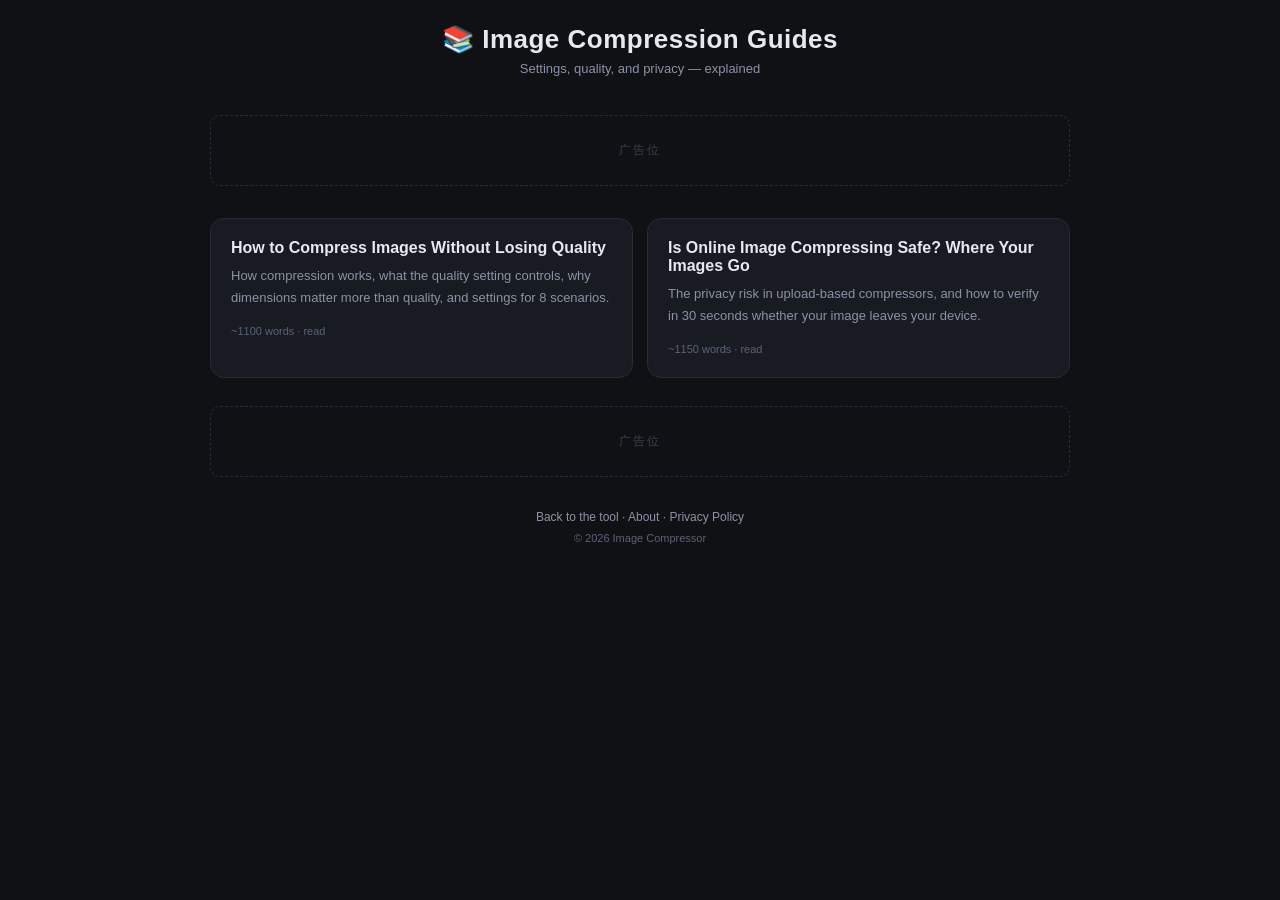
<file: en/blog/index.html>
<!DOCTYPE html>
<html lang="en">
<head>
<meta charset="UTF-8">
<meta name="viewport" content="width=device-width, initial-scale=1.0">
<title>Image Compression Guides · Quality, Settings & Privacy</title>
<meta name="description" content="Practical guides to image compression: choosing settings, quality vs size, and verifying whether an online tool uploads your files.">
<link rel="canonical" href="https://haixiansheng.github.io/image-compressor/en/blog/" />
<link rel="stylesheet" href="../../style.css">
<link rel="icon" type="image/png" sizes="32x32" href="../../favicon-32.png">
<link rel="icon" type="image/png" sizes="512x512" href="../../favicon-512.png">
<link rel="apple-touch-icon" sizes="180x180" href="../../apple-touch-icon.png">
<meta name="theme-color" content="#0b0d11">
<meta property="og:type" content="website">
<meta property="og:site_name" content="Free Online Image Tools">
<meta property="og:title" content="Image Compression Guides · Quality, Settings & Privacy">
<meta property="og:description" content="Practical guides to image compression: choosing settings, quality vs size, and verifying whether an online tool uploads your files.">
<meta property="og:url" content="https://haixiansheng.github.io/image-compressor/en/blog/">
<meta property="og:image" content="https://haixiansheng.github.io/image-compressor/og-en.png">
<meta property="og:image:width" content="1200">
<meta property="og:image:height" content="630">
<meta property="og:locale" content="en_US">
<meta name="twitter:card" content="summary_large_image">
<meta name="twitter:title" content="Image Compression Guides · Quality, Settings & Privacy">
<meta name="twitter:description" content="Practical guides to image compression: choosing settings, quality vs size, and verifying whether an online tool uploads your files.">
<meta name="twitter:image" content="https://haixiansheng.github.io/image-compressor/og-en.png">
</head>
<body>
<div class="app">
  <header>
    <h1>📚 Image Compression Guides</h1>
    <p class="sub">Settings, quality, and privacy — explained</p>
  </header>

  <div class="ad-slot ad-top"></div>

  <div class="cards">
    <a class="card" href="compress-without-quality-loss.html">
      <h3>How to Compress Images Without Losing Quality</h3>
      <p>How compression works, what the quality setting controls, why dimensions matter more than quality, and settings for 8 scenarios.</p>
      <span class="card-meta">~1100 words · read</span>
    </a>
    <a class="card" href="image-privacy-upload-risk.html">
      <h3>Is Online Image Compressing Safe? Where Your Images Go</h3>
      <p>The privacy risk in upload-based compressors, and how to verify in 30 seconds whether your image leaves your device.</p>
      <span class="card-meta">~1150 words · read</span>
    </a>
  </div>

  <div class="ad-slot ad-bottom"></div>

  <footer>
    <nav class="foot-nav">
      <a href="../../en/index.html">Back to the tool</a> ·
      <a href="../about.html">About</a> ·
      <a href="../privacy.html">Privacy Policy</a>
    </nav>
    <p class="copy">© 2026 Image Compressor</p>
  </footer>
</div>
</body>
</html>
</file>
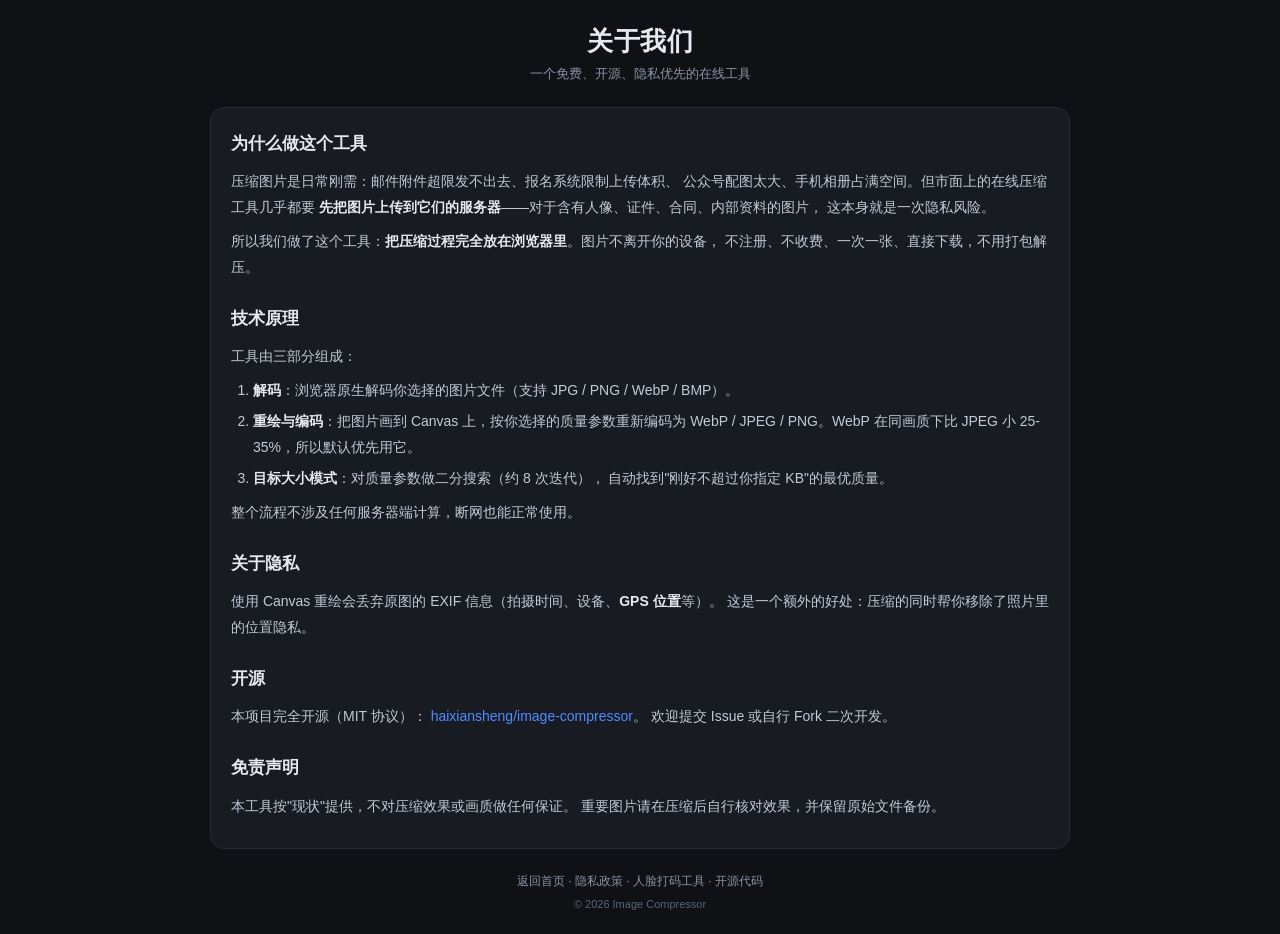
<file: about.html>
<!DOCTYPE html>
<html lang="zh-CN">
<head>
<meta charset="UTF-8">
<meta name="viewport" content="width=device-width, initial-scale=1.0">
<title>关于我们 · 图片压缩工具</title>
<meta name="description" content="关于免费在线图片压缩工具：技术原理、隐私说明与开源信息。">
<link rel="stylesheet" href="style.css">
<link rel="canonical" href="https://haixiansheng.github.io/image-compressor/about.html" />
<link rel="alternate" hreflang="zh-CN" href="https://haixiansheng.github.io/image-compressor/about.html" />
<link rel="alternate" hreflang="en" href="https://haixiansheng.github.io/image-compressor/en/about.html" />
<link rel="icon" type="image/png" sizes="32x32" href="favicon-32.png">
<link rel="icon" type="image/png" sizes="512x512" href="favicon-512.png">
<link rel="apple-touch-icon" sizes="180x180" href="apple-touch-icon.png">
<meta name="theme-color" content="#0b0d11">
<meta property="og:type" content="website">
<meta property="og:site_name" content="免费在线图片工具">
<meta property="og:title" content="关于我们 · 图片压缩工具">
<meta property="og:description" content="关于免费在线图片压缩工具：技术原理、隐私说明与开源信息。">
<meta property="og:url" content="https://haixiansheng.github.io/image-compressor/about.html">
<meta property="og:image" content="https://haixiansheng.github.io/image-compressor/og-zh.png">
<meta property="og:image:width" content="1200">
<meta property="og:image:height" content="630">
<meta property="og:locale" content="zh_CN">
<meta name="twitter:card" content="summary_large_image">
<meta name="twitter:title" content="关于我们 · 图片压缩工具">
<meta name="twitter:description" content="关于免费在线图片压缩工具：技术原理、隐私说明与开源信息。">
<meta name="twitter:image" content="https://haixiansheng.github.io/image-compressor/og-zh.png">
</head>
<body>
<div class="app">
  <header>
    <h1>关于我们</h1>
    <p class="sub">一个免费、开源、隐私优先的在线工具</p>
  </header>

  <section class="panel content">
    <h2>为什么做这个工具</h2>
    <p>压缩图片是日常刚需：邮件附件超限发不出去、报名系统限制上传体积、
       公众号配图太大、手机相册占满空间。但市面上的在线压缩工具几乎都要
       <b>先把图片上传到它们的服务器</b>——对于含有人像、证件、合同、内部资料的图片，
       这本身就是一次隐私风险。</p>
    <p>所以我们做了这个工具：<b>把压缩过程完全放在浏览器里</b>。图片不离开你的设备，
       不注册、不收费、一次一张、直接下载，不用打包解压。</p>

    <h2>技术原理</h2>
    <p>工具由三部分组成：</p>
    <ol>
      <li><b>解码</b>：浏览器原生解码你选择的图片文件（支持 JPG / PNG / WebP / BMP）。</li>
      <li><b>重绘与编码</b>：把图片画到 Canvas 上，按你选择的质量参数重新编码为
          WebP / JPEG / PNG。WebP 在同画质下比 JPEG 小 25-35%，所以默认优先用它。</li>
      <li><b>目标大小模式</b>：对质量参数做二分搜索（约 8 次迭代），
          自动找到"刚好不超过你指定 KB"的最优质量。</li>
    </ol>
    <p>整个流程不涉及任何服务器端计算，断网也能正常使用。</p>

    <h2>关于隐私</h2>
    <p>使用 Canvas 重绘会丢弃原图的 EXIF 信息（拍摄时间、设备、<b>GPS 位置</b>等）。
       这是一个额外的好处：压缩的同时帮你移除了照片里的位置隐私。</p>

    <h2>开源</h2>
    <p>本项目完全开源（MIT 协议）：
       <a href="https://github.com/haixiansheng/image-compressor" target="_blank" rel="noopener">haixiansheng/image-compressor</a>。
       欢迎提交 Issue 或自行 Fork 二次开发。</p>

    <h2>免责声明</h2>
    <p>本工具按"现状"提供，不对压缩效果或画质做任何保证。
       重要图片请在压缩后自行核对效果，并保留原始文件备份。</p>
  </section>

  <footer>
    <nav class="foot-nav">
      <a href="index.html">返回首页</a> ·
      <a href="privacy.html">隐私政策</a> ·
      <a href="https://haixiansheng.github.io/face-mosaic/">人脸打码工具</a> ·
      <a href="https://github.com/haixiansheng/image-compressor" target="_blank" rel="noopener">开源代码</a>
    </nav>
    <p class="copy">© 2026 Image Compressor</p>
  </footer>

</div>
</body>
</html>
</file>
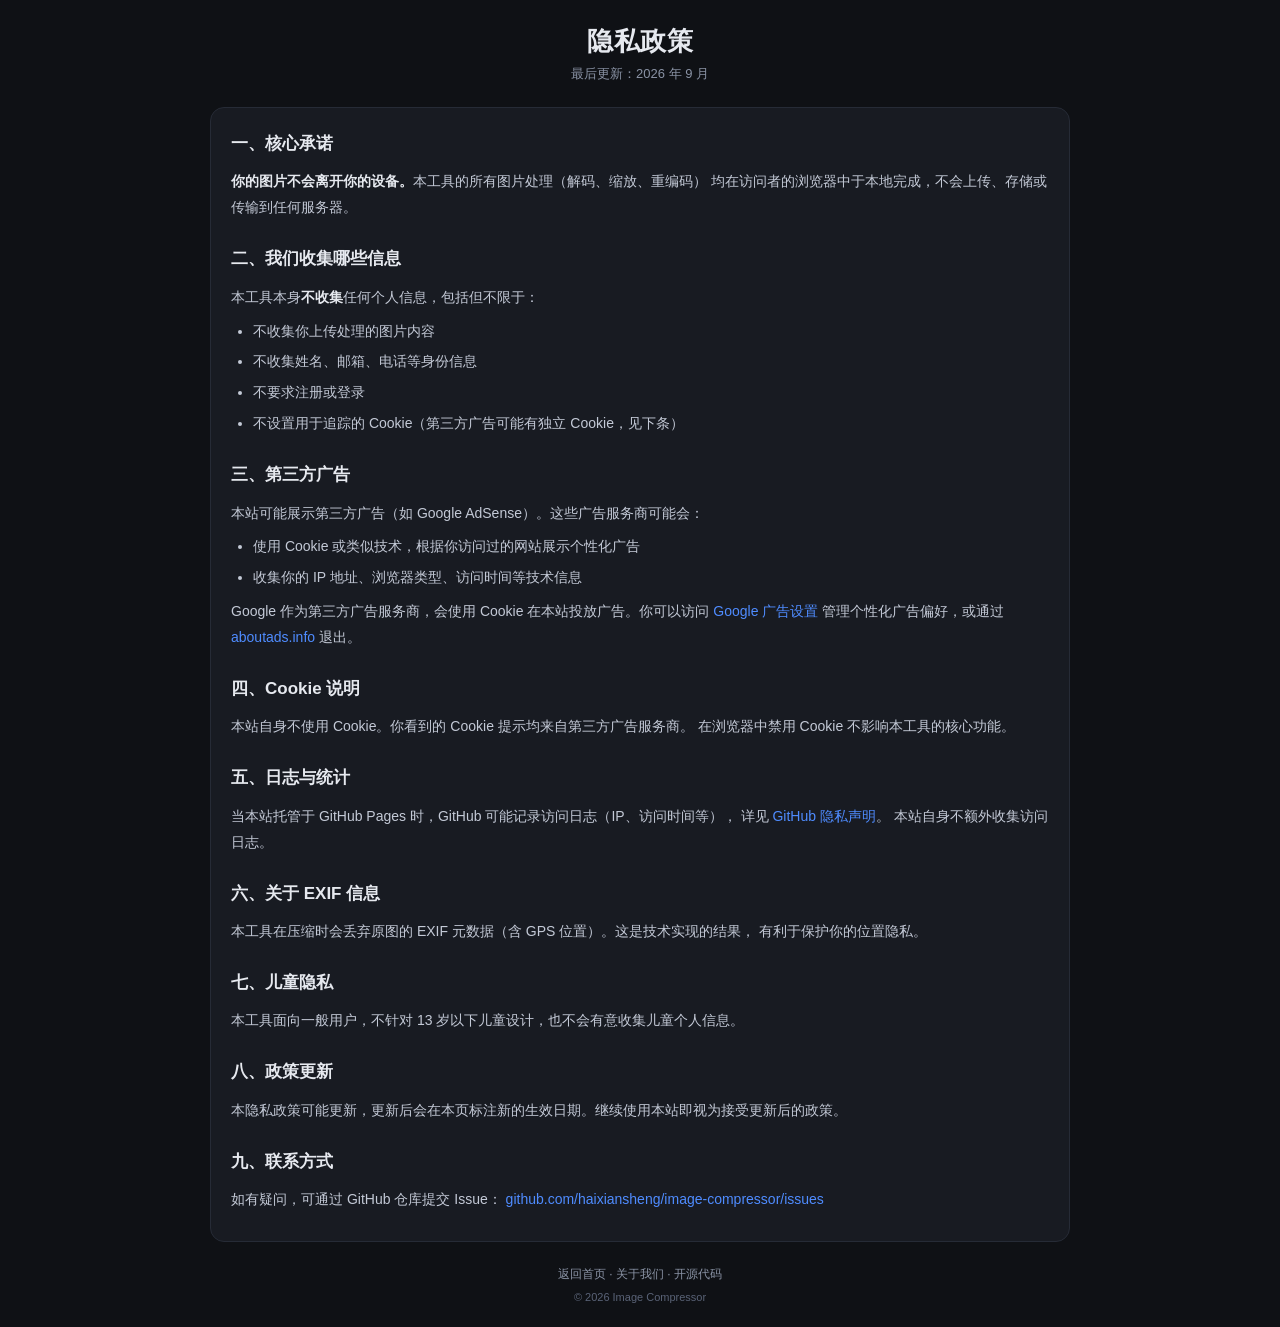
<file: privacy.html>
<!DOCTYPE html>
<html lang="zh-CN">
<head>
<meta charset="UTF-8">
<meta name="viewport" content="width=device-width, initial-scale=1.0">
<title>隐私政策 · 图片压缩工具</title>
<meta name="description" content="图片压缩工具的隐私政策，说明我们如何处理你的数据与隐私。">
<link rel="stylesheet" href="style.css">
<link rel="canonical" href="https://haixiansheng.github.io/image-compressor/privacy.html" />
<link rel="alternate" hreflang="zh-CN" href="https://haixiansheng.github.io/image-compressor/privacy.html" />
<link rel="alternate" hreflang="en" href="https://haixiansheng.github.io/image-compressor/en/privacy.html" />
<link rel="icon" type="image/png" sizes="32x32" href="favicon-32.png">
<link rel="icon" type="image/png" sizes="512x512" href="favicon-512.png">
<link rel="apple-touch-icon" sizes="180x180" href="apple-touch-icon.png">
<meta name="theme-color" content="#0b0d11">
<meta property="og:type" content="website">
<meta property="og:site_name" content="免费在线图片工具">
<meta property="og:title" content="隐私政策 · 图片压缩工具">
<meta property="og:description" content="图片压缩工具的隐私政策，说明我们如何处理你的数据与隐私。">
<meta property="og:url" content="https://haixiansheng.github.io/image-compressor/privacy.html">
<meta property="og:image" content="https://haixiansheng.github.io/image-compressor/og-zh.png">
<meta property="og:image:width" content="1200">
<meta property="og:image:height" content="630">
<meta property="og:locale" content="zh_CN">
<meta name="twitter:card" content="summary_large_image">
<meta name="twitter:title" content="隐私政策 · 图片压缩工具">
<meta name="twitter:description" content="图片压缩工具的隐私政策，说明我们如何处理你的数据与隐私。">
<meta name="twitter:image" content="https://haixiansheng.github.io/image-compressor/og-zh.png">
</head>
<body>
<div class="app">
  <header>
    <h1>隐私政策</h1>
    <p class="sub">最后更新：2026 年 9 月</p>
  </header>

  <section class="panel content">
    <h2>一、核心承诺</h2>
    <p><b>你的图片不会离开你的设备。</b>本工具的所有图片处理（解码、缩放、重编码）
       均在访问者的浏览器中于本地完成，不会上传、存储或传输到任何服务器。</p>

    <h2>二、我们收集哪些信息</h2>
    <p>本工具本身<b>不收集</b>任何个人信息，包括但不限于：</p>
    <ul>
      <li>不收集你上传处理的图片内容</li>
      <li>不收集姓名、邮箱、电话等身份信息</li>
      <li>不要求注册或登录</li>
      <li>不设置用于追踪的 Cookie（第三方广告可能有独立 Cookie，见下条）</li>
    </ul>

    <h2>三、第三方广告</h2>
    <p>本站可能展示第三方广告（如 Google AdSense）。这些广告服务商可能会：</p>
    <ul>
      <li>使用 Cookie 或类似技术，根据你访问过的网站展示个性化广告</li>
      <li>收集你的 IP 地址、浏览器类型、访问时间等技术信息</li>
    </ul>
    <p>Google 作为第三方广告服务商，会使用 Cookie 在本站投放广告。你可以访问
       <a href="https://www.google.com/settings/ads" target="_blank" rel="noopener">Google 广告设置</a>
       管理个性化广告偏好，或通过
       <a href="https://www.aboutads.info/choices/" target="_blank" rel="noopener">aboutads.info</a> 退出。</p>

    <h2>四、Cookie 说明</h2>
    <p>本站自身不使用 Cookie。你看到的 Cookie 提示均来自第三方广告服务商。
       在浏览器中禁用 Cookie 不影响本工具的核心功能。</p>

    <h2>五、日志与统计</h2>
    <p>当本站托管于 GitHub Pages 时，GitHub 可能记录访问日志（IP、访问时间等），
       详见
       <a href="https://docs.github.com/site-policy/privacy-policies/github-privacy-statement" target="_blank" rel="noopener">GitHub 隐私声明</a>。
       本站自身不额外收集访问日志。</p>

    <h2>六、关于 EXIF 信息</h2>
    <p>本工具在压缩时会丢弃原图的 EXIF 元数据（含 GPS 位置）。这是技术实现的结果，
       有利于保护你的位置隐私。</p>

    <h2>七、儿童隐私</h2>
    <p>本工具面向一般用户，不针对 13 岁以下儿童设计，也不会有意收集儿童个人信息。</p>

    <h2>八、政策更新</h2>
    <p>本隐私政策可能更新，更新后会在本页标注新的生效日期。继续使用本站即视为接受更新后的政策。</p>

    <h2>九、联系方式</h2>
    <p>如有疑问，可通过 GitHub 仓库提交 Issue：
       <a href="https://github.com/haixiansheng/image-compressor/issues" target="_blank" rel="noopener">github.com/haixiansheng/image-compressor/issues</a></p>
  </section>

  <footer>
    <nav class="foot-nav">
      <a href="index.html">返回首页</a> ·
      <a href="about.html">关于我们</a> ·
      <a href="https://github.com/haixiansheng/image-compressor" target="_blank" rel="noopener">开源代码</a>
    </nav>
    <p class="copy">© 2026 Image Compressor</p>
  </footer>

</div>
</body>
</html>
</file>
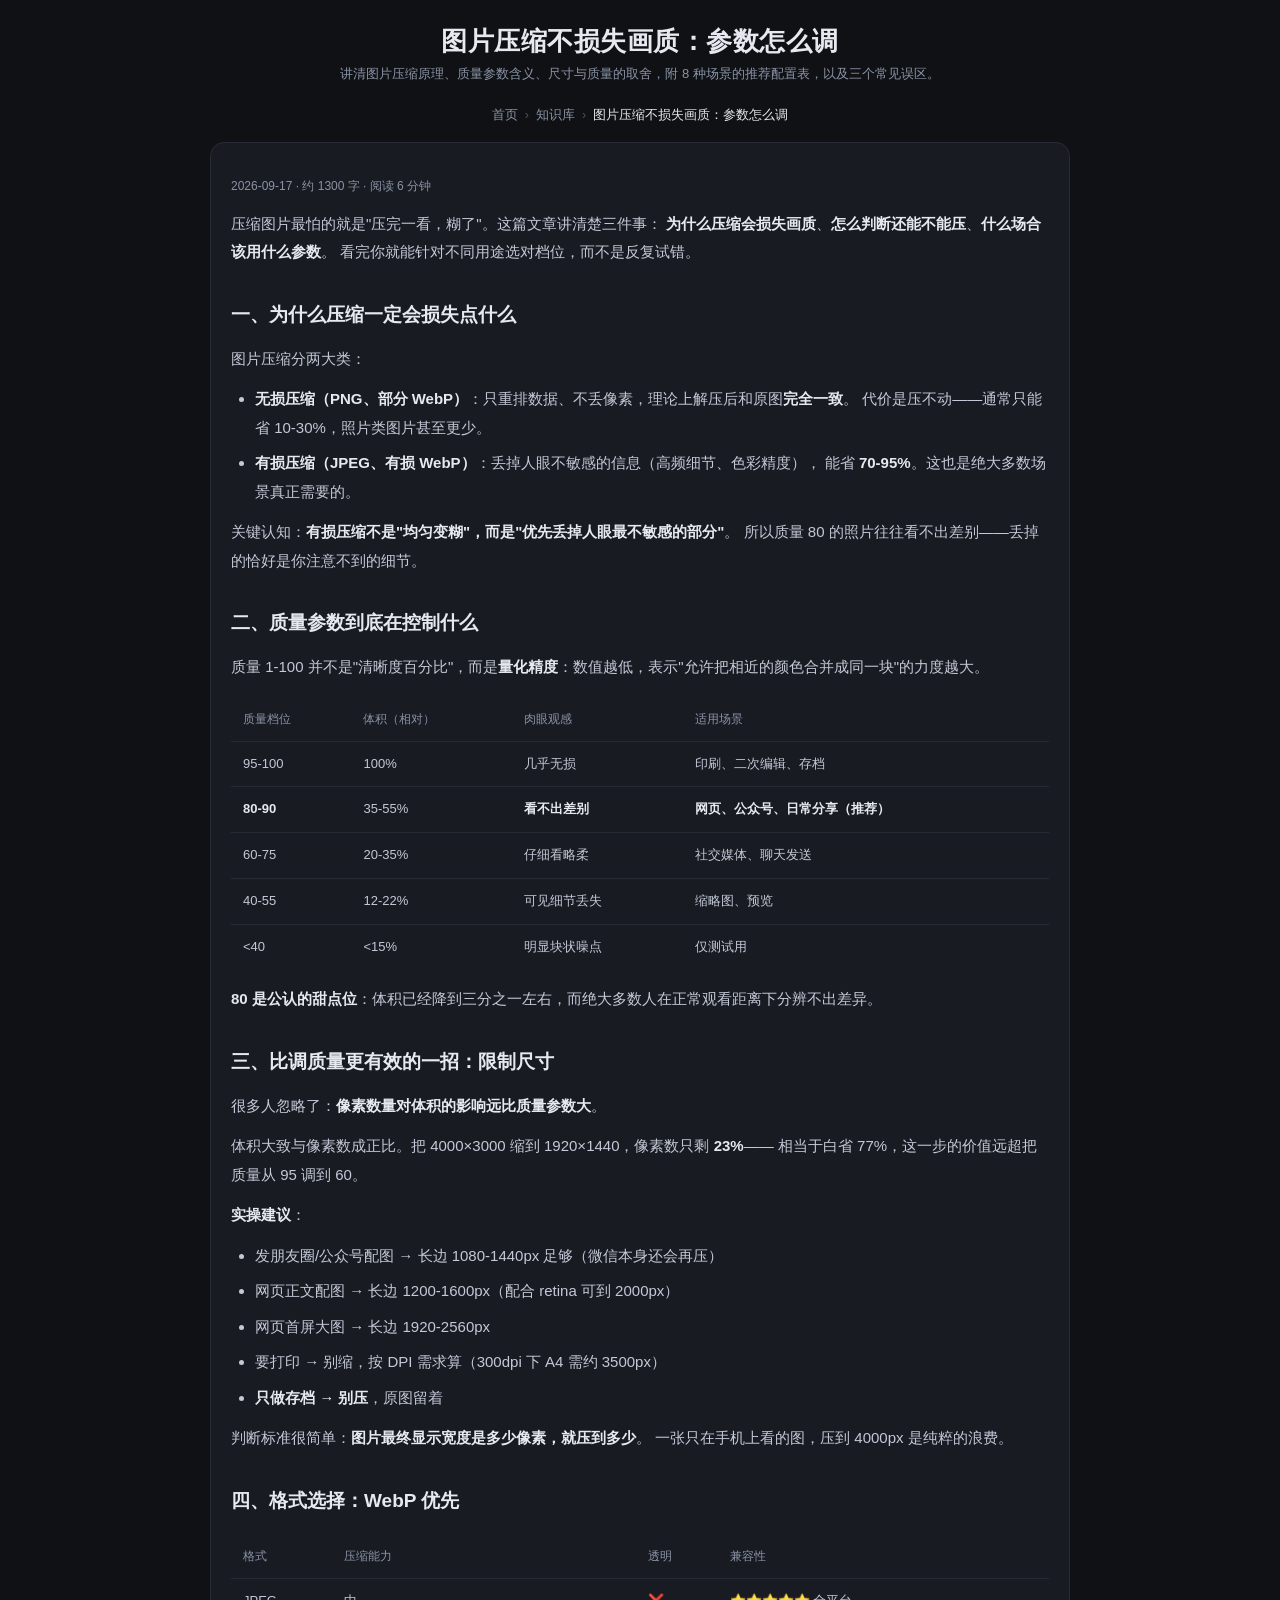
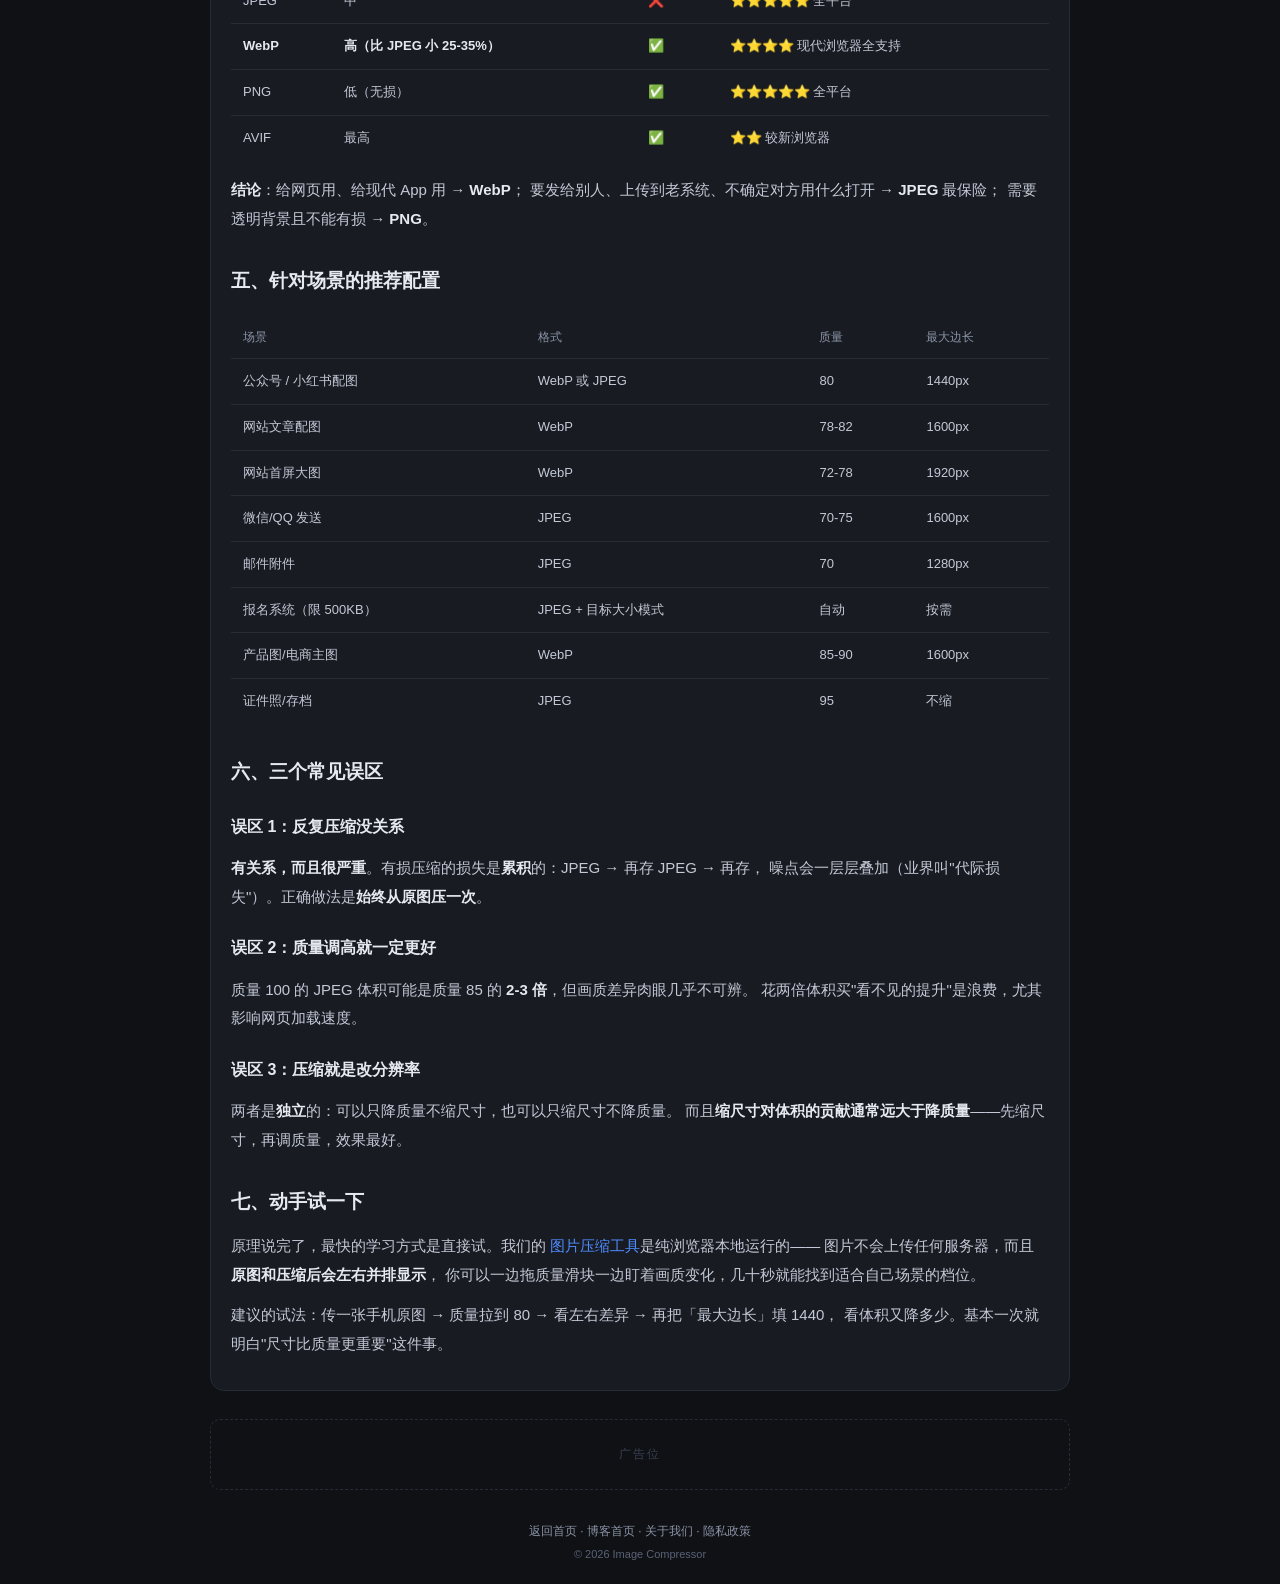
<file: blog/compress-without-quality-loss.html>
<!DOCTYPE html>
<html lang="zh-CN">
<head>
<meta charset="UTF-8">
<meta name="viewport" content="width=device-width, initial-scale=1.0">
<title>图片压缩不损失画质：参数怎么调 · 图片压缩工具</title>
<meta name="description" content="讲清图片压缩原理、质量参数含义、尺寸与质量的取舍，附 8 种场景的推荐配置表，以及三个常见误区。">
<link rel="canonical" href="https://haixiansheng.github.io/image-compressor/blog/compress-without-quality-loss.html" />
<link rel="stylesheet" href="../style.css">
<link rel="icon" type="image/png" sizes="32x32" href="../favicon-32.png">
<link rel="icon" type="image/png" sizes="512x512" href="../favicon-512.png">
<link rel="apple-touch-icon" sizes="180x180" href="../apple-touch-icon.png">
<meta name="theme-color" content="#0b0d11">
<meta property="og:type" content="website">
<meta property="og:site_name" content="免费在线图片工具">
<meta property="og:title" content="图片压缩不损失画质：参数怎么调 · 图片压缩工具">
<meta property="og:description" content="讲清图片压缩原理、质量参数含义、尺寸与质量的取舍，附 8 种场景的推荐配置表，以及三个常见误区。">
<meta property="og:url" content="https://haixiansheng.github.io/image-compressor/blog/compress-without-quality-loss.html">
<meta property="og:image" content="https://haixiansheng.github.io/image-compressor/og-zh.png">
<meta property="og:image:width" content="1200">
<meta property="og:image:height" content="630">
<meta property="og:locale" content="zh_CN">
<meta name="twitter:card" content="summary_large_image">
<meta name="twitter:title" content="图片压缩不损失画质：参数怎么调 · 图片压缩工具">
<meta name="twitter:description" content="讲清图片压缩原理、质量参数含义、尺寸与质量的取舍，附 8 种场景的推荐配置表，以及三个常见误区。">
<meta name="twitter:image" content="https://haixiansheng.github.io/image-compressor/og-zh.png">
<script type="application/ld+json">
{
  "@context": "https://schema.org",
  "@type": "BreadcrumbList",
  "itemListElement": [
    {
      "@type": "ListItem",
      "position": 1,
      "name": "首页",
      "item": "https://haixiansheng.github.io/image-compressor/"
    },
    {
      "@type": "ListItem",
      "position": 2,
      "name": "知识库",
      "item": "https://haixiansheng.github.io/image-compressor/blog/"
    },
    {
      "@type": "ListItem",
      "position": 3,
      "name": "图片压缩不损失画质：参数怎么调"
    }
  ]
}
</script>
</head>
<body>
<div class="app">
  <header>
    <h1>图片压缩不损失画质：参数怎么调</h1>
    <p class="sub">讲清图片压缩原理、质量参数含义、尺寸与质量的取舍，附 8 种场景的推荐配置表，以及三个常见误区。</p>
  </header>

    <nav class="breadcrumb" aria-label="Breadcrumb">
      <a href="https://haixiansheng.github.io/image-compressor/">首页</a><span class="sep">›</span><a href="https://haixiansheng.github.io/image-compressor/blog/">知识库</a><span class="sep">›</span><span class="cur">图片压缩不损失画质：参数怎么调</span>
    </nav>

  <section class="panel content article">

    <p class="article-meta">2026-09-17 · 约 1300 字 · 阅读 6 分钟</p>

    <p>压缩图片最怕的就是"压完一看，糊了"。这篇文章讲清楚三件事：
       <b>为什么压缩会损失画质</b>、<b>怎么判断还能不能压</b>、<b>什么场合该用什么参数</b>。
       看完你就能针对不同用途选对档位，而不是反复试错。</p>

    <h2>一、为什么压缩一定会损失点什么</h2>
    <p>图片压缩分两大类：</p>
    <ul>
      <li><b>无损压缩（PNG、部分 WebP）</b>：只重排数据、不丢像素，理论上解压后和原图<b>完全一致</b>。
          代价是压不动——通常只能省 10-30%，照片类图片甚至更少。</li>
      <li><b>有损压缩（JPEG、有损 WebP）</b>：丢掉人眼不敏感的信息（高频细节、色彩精度），
          能省 <b>70-95%</b>。这也是绝大多数场景真正需要的。</li>
    </ul>
    <p>关键认知：<b>有损压缩不是"均匀变糊"，而是"优先丢掉人眼最不敏感的部分"</b>。
       所以质量 80 的照片往往看不出差别——丢掉的恰好是你注意不到的细节。</p>

    <h2>二、质量参数到底在控制什么</h2>
    <p>质量 1-100 并不是"清晰度百分比"，而是<b>量化精度</b>：数值越低，表示"允许把相近的颜色合并成同一块"的力度越大。</p>
    <table class="compare-table">
      <thead><tr><th>质量档位</th><th>体积（相对）</th><th>肉眼观感</th><th>适用场景</th></tr></thead>
      <tbody>
        <tr><td>95-100</td><td>100%</td><td>几乎无损</td><td>印刷、二次编辑、存档</td></tr>
        <tr><td><b>80-90</b></td><td>35-55%</td><td><b>看不出差别</b></td><td><b>网页、公众号、日常分享（推荐）</b></td></tr>
        <tr><td>60-75</td><td>20-35%</td><td>仔细看略柔</td><td>社交媒体、聊天发送</td></tr>
        <tr><td>40-55</td><td>12-22%</td><td>可见细节丢失</td><td>缩略图、预览</td></tr>
        <tr><td>&lt;40</td><td>&lt;15%</td><td>明显块状噪点</td><td>仅测试用</td></tr>
      </tbody>
    </table>
    <p><b>80 是公认的甜点位</b>：体积已经降到三分之一左右，而绝大多数人在正常观看距离下分辨不出差异。</p>

    <h2>三、比调质量更有效的一招：限制尺寸</h2>
    <p>很多人忽略了：<b>像素数量对体积的影响远比质量参数大</b>。</p>
    <p>体积大致与像素数成正比。把 4000×3000 缩到 1920×1440，像素数只剩 <b>23%</b>——
       相当于白省 77%，这一步的价值远超把质量从 95 调到 60。</p>
    <p><b>实操建议</b>：</p>
    <ul>
      <li>发朋友圈/公众号配图 → 长边 1080-1440px 足够（微信本身还会再压）</li>
      <li>网页正文配图 → 长边 1200-1600px（配合 retina 可到 2000px）</li>
      <li>网页首屏大图 → 长边 1920-2560px</li>
      <li>要打印 → 别缩，按 DPI 需求算（300dpi 下 A4 需约 3500px）</li>
      <li><b>只做存档 → 别压</b>，原图留着</li>
    </ul>
    <p>判断标准很简单：<b>图片最终显示宽度是多少像素，就压到多少</b>。
       一张只在手机上看的图，压到 4000px 是纯粹的浪费。</p>

    <h2>四、格式选择：WebP 优先</h2>
    <table class="compare-table">
      <thead><tr><th>格式</th><th>压缩能力</th><th>透明</th><th>兼容性</th></tr></thead>
      <tbody>
        <tr><td>JPEG</td><td>中</td><td>❌</td><td>⭐⭐⭐⭐⭐ 全平台</td></tr>
        <tr><td><b>WebP</b></td><td><b>高（比 JPEG 小 25-35%）</b></td><td>✅</td><td>⭐⭐⭐⭐ 现代浏览器全支持</td></tr>
        <tr><td>PNG</td><td>低（无损）</td><td>✅</td><td>⭐⭐⭐⭐⭐ 全平台</td></tr>
        <tr><td>AVIF</td><td>最高</td><td>✅</td><td>⭐⭐ 较新浏览器</td></tr>
      </tbody>
    </table>
    <p><b>结论</b>：给网页用、给现代 App 用 → <b>WebP</b>；
       要发给别人、上传到老系统、不确定对方用什么打开 → <b>JPEG</b> 最保险；
       需要透明背景且不能有损 → <b>PNG</b>。</p>

    <h2>五、针对场景的推荐配置</h2>
    <table class="compare-table">
      <thead><tr><th>场景</th><th>格式</th><th>质量</th><th>最大边长</th></tr></thead>
      <tbody>
        <tr><td>公众号 / 小红书配图</td><td>WebP 或 JPEG</td><td>80</td><td>1440px</td></tr>
        <tr><td>网站文章配图</td><td>WebP</td><td>78-82</td><td>1600px</td></tr>
        <tr><td>网站首屏大图</td><td>WebP</td><td>72-78</td><td>1920px</td></tr>
        <tr><td>微信/QQ 发送</td><td>JPEG</td><td>70-75</td><td>1600px</td></tr>
        <tr><td>邮件附件</td><td>JPEG</td><td>70</td><td>1280px</td></tr>
        <tr><td>报名系统（限 500KB）</td><td>JPEG + 目标大小模式</td><td>自动</td><td>按需</td></tr>
        <tr><td>产品图/电商主图</td><td>WebP</td><td>85-90</td><td>1600px</td></tr>
        <tr><td>证件照/存档</td><td>JPEG</td><td>95</td><td>不缩</td></tr>
      </tbody>
    </table>

    <h2>六、三个常见误区</h2>
    <h3>误区 1：反复压缩没关系</h3>
    <p><b>有关系，而且很严重</b>。有损压缩的损失是<b>累积</b>的：JPEG → 再存 JPEG → 再存，
       噪点会一层层叠加（业界叫"代际损失"）。正确做法是<b>始终从原图压一次</b>。</p>

    <h3>误区 2：质量调高就一定更好</h3>
    <p>质量 100 的 JPEG 体积可能是质量 85 的 <b>2-3 倍</b>，但画质差异肉眼几乎不可辨。
       花两倍体积买"看不见的提升"是浪费，尤其影响网页加载速度。</p>

    <h3>误区 3：压缩就是改分辨率</h3>
    <p>两者是<b>独立</b>的：可以只降质量不缩尺寸，也可以只缩尺寸不降质量。
       而且<b>缩尺寸对体积的贡献通常远大于降质量</b>——先缩尺寸，再调质量，效果最好。</p>

    <h2>七、动手试一下</h2>
    <p>原理说完了，最快的学习方式是直接试。我们的
       <a href="../index.html">图片压缩工具</a>是纯浏览器本地运行的——
       图片不会上传任何服务器，而且<b>原图和压缩后会左右并排显示</b>，
       你可以一边拖质量滑块一边盯着画质变化，几十秒就能找到适合自己场景的档位。</p>
    <p>建议的试法：传一张手机原图 → 质量拉到 80 → 看左右差异 → 再把「最大边长」填 1440，
       看体积又降多少。基本一次就明白"尺寸比质量更重要"这件事。</p>

  </section>
  <div class="ad-slot ad-bottom"></div>
  <footer>
    <nav class="foot-nav">
      <a href="../index.html">返回首页</a> ·
      <a href="index.html">博客首页</a> ·
      <a href="../about.html">关于我们</a> ·
      <a href="../privacy.html">隐私政策</a>
    </nav>
    <p class="copy">© 2026 Image Compressor</p>
  </footer>
</div>
</body>
</html>
</file>
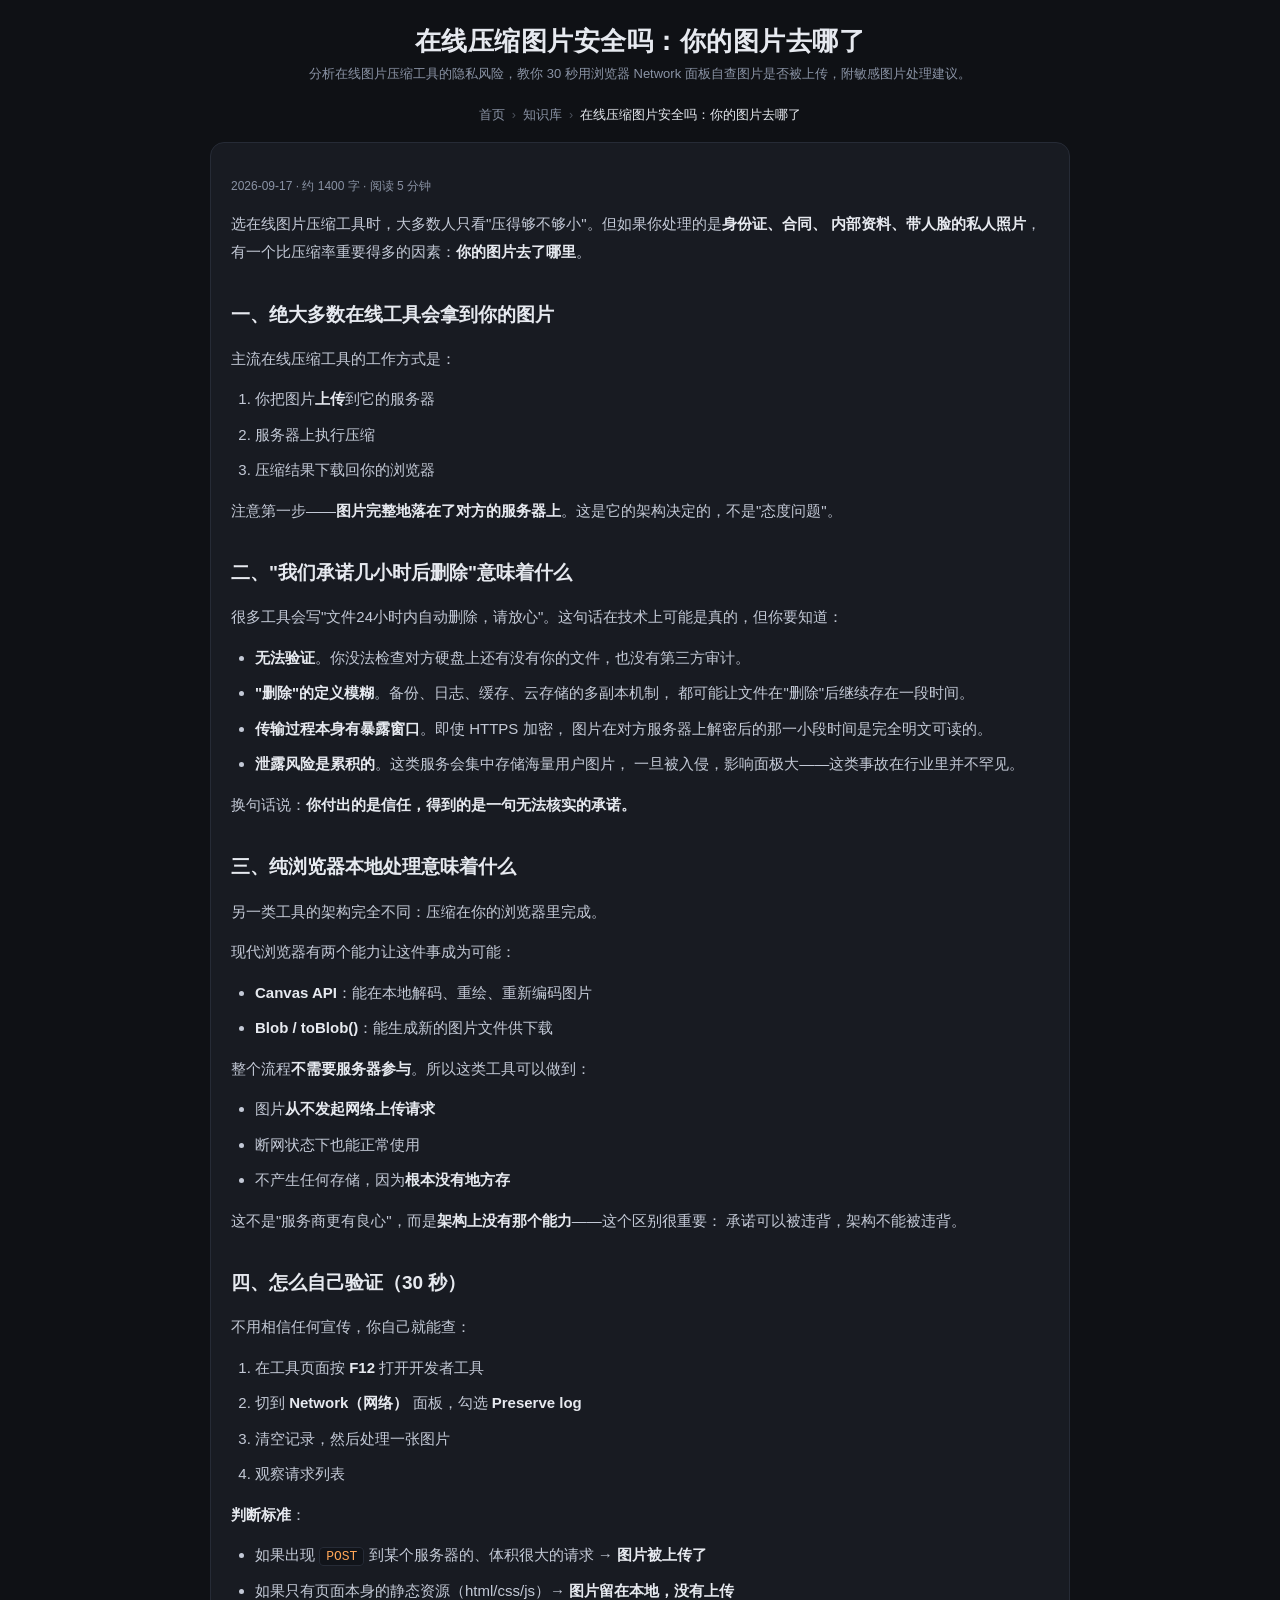
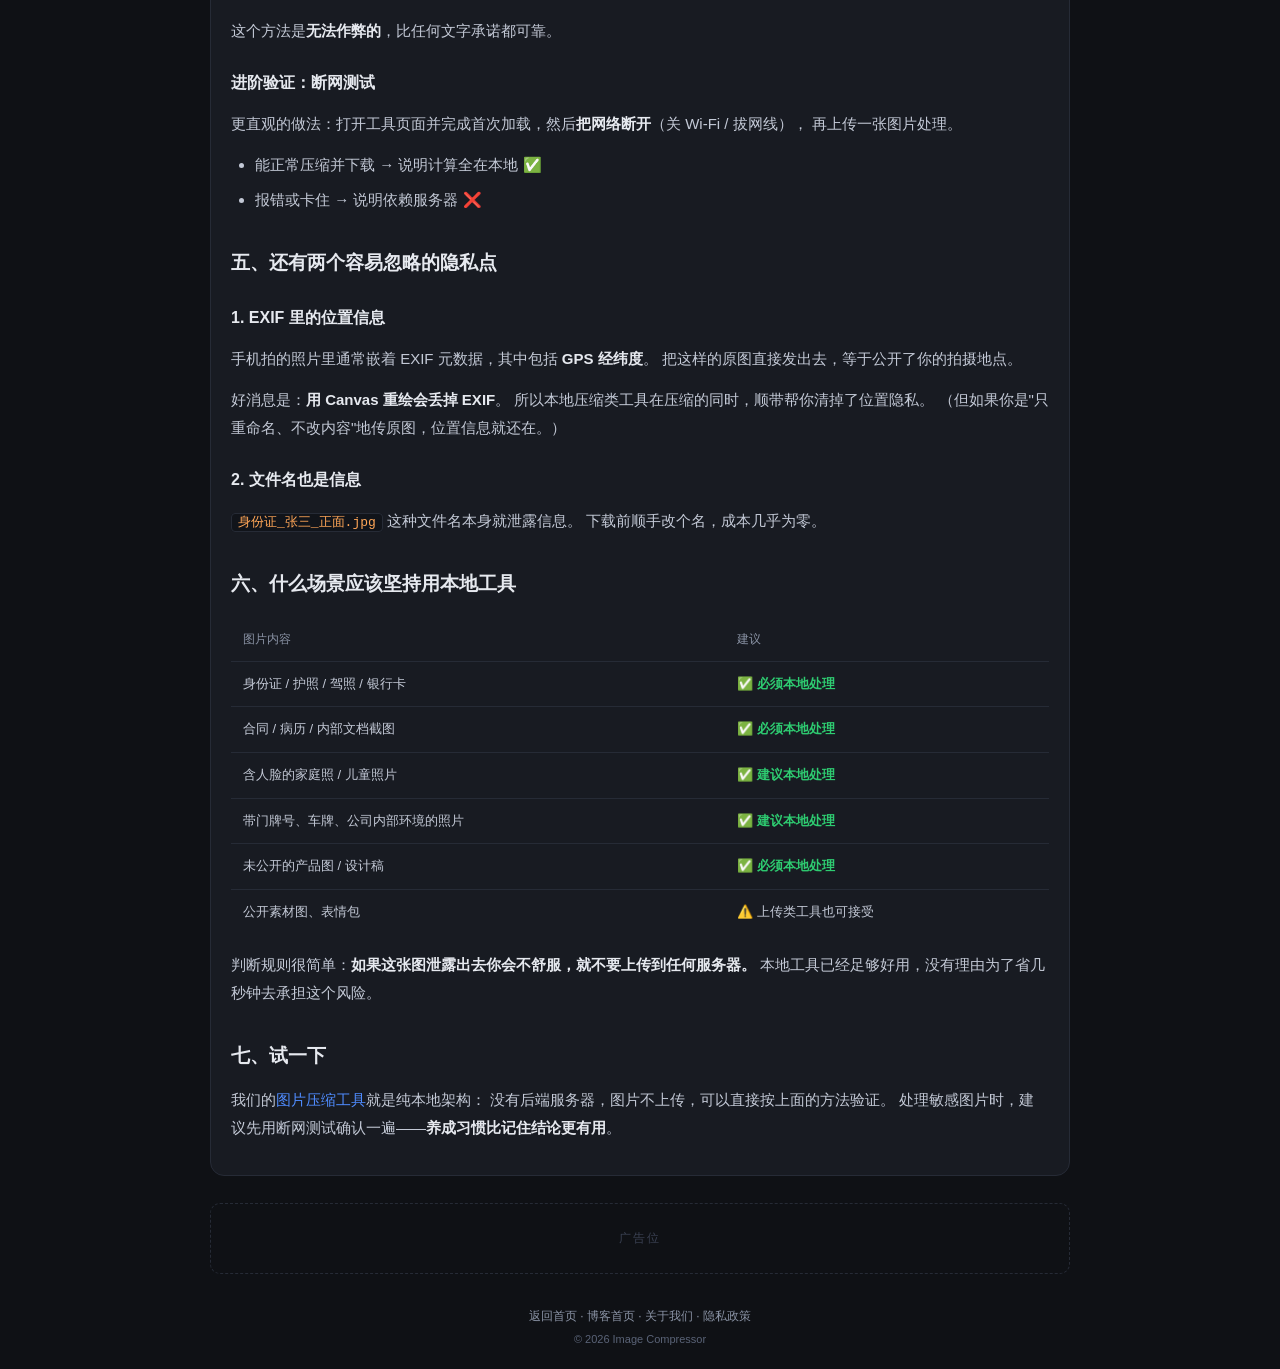
<file: blog/image-privacy-upload-risk.html>
<!DOCTYPE html>
<html lang="zh-CN">
<head>
<meta charset="UTF-8">
<meta name="viewport" content="width=device-width, initial-scale=1.0">
<title>在线压缩图片安全吗：你的图片去哪了 · 图片压缩工具</title>
<meta name="description" content="分析在线图片压缩工具的隐私风险，教你 30 秒用浏览器 Network 面板自查图片是否被上传，附敏感图片处理建议。">
<link rel="canonical" href="https://haixiansheng.github.io/image-compressor/blog/image-privacy-upload-risk.html" />
<link rel="stylesheet" href="../style.css">
<link rel="icon" type="image/png" sizes="32x32" href="../favicon-32.png">
<link rel="icon" type="image/png" sizes="512x512" href="../favicon-512.png">
<link rel="apple-touch-icon" sizes="180x180" href="../apple-touch-icon.png">
<meta name="theme-color" content="#0b0d11">
<meta property="og:type" content="website">
<meta property="og:site_name" content="免费在线图片工具">
<meta property="og:title" content="在线压缩图片安全吗：你的图片去哪了 · 图片压缩工具">
<meta property="og:description" content="分析在线图片压缩工具的隐私风险，教你 30 秒用浏览器 Network 面板自查图片是否被上传，附敏感图片处理建议。">
<meta property="og:url" content="https://haixiansheng.github.io/image-compressor/blog/image-privacy-upload-risk.html">
<meta property="og:image" content="https://haixiansheng.github.io/image-compressor/og-zh.png">
<meta property="og:image:width" content="1200">
<meta property="og:image:height" content="630">
<meta property="og:locale" content="zh_CN">
<meta name="twitter:card" content="summary_large_image">
<meta name="twitter:title" content="在线压缩图片安全吗：你的图片去哪了 · 图片压缩工具">
<meta name="twitter:description" content="分析在线图片压缩工具的隐私风险，教你 30 秒用浏览器 Network 面板自查图片是否被上传，附敏感图片处理建议。">
<meta name="twitter:image" content="https://haixiansheng.github.io/image-compressor/og-zh.png">
<script type="application/ld+json">
{
  "@context": "https://schema.org",
  "@type": "BreadcrumbList",
  "itemListElement": [
    {
      "@type": "ListItem",
      "position": 1,
      "name": "首页",
      "item": "https://haixiansheng.github.io/image-compressor/"
    },
    {
      "@type": "ListItem",
      "position": 2,
      "name": "知识库",
      "item": "https://haixiansheng.github.io/image-compressor/blog/"
    },
    {
      "@type": "ListItem",
      "position": 3,
      "name": "在线压缩图片安全吗：你的图片去哪了"
    }
  ]
}
</script>
</head>
<body>
<div class="app">
  <header>
    <h1>在线压缩图片安全吗：你的图片去哪了</h1>
    <p class="sub">分析在线图片压缩工具的隐私风险，教你 30 秒用浏览器 Network 面板自查图片是否被上传，附敏感图片处理建议。</p>
  </header>

    <nav class="breadcrumb" aria-label="Breadcrumb">
      <a href="https://haixiansheng.github.io/image-compressor/">首页</a><span class="sep">›</span><a href="https://haixiansheng.github.io/image-compressor/blog/">知识库</a><span class="sep">›</span><span class="cur">在线压缩图片安全吗：你的图片去哪了</span>
    </nav>

  <section class="panel content article">

    <p class="article-meta">2026-09-17 · 约 1400 字 · 阅读 5 分钟</p>

    <p>选在线图片压缩工具时，大多数人只看"压得够不够小"。但如果你处理的是<b>身份证、合同、
       内部资料、带人脸的私人照片</b>，有一个比压缩率重要得多的因素：<b>你的图片去了哪里</b>。</p>

    <h2>一、绝大多数在线工具会拿到你的图片</h2>
    <p>主流在线压缩工具的工作方式是：</p>
    <ol>
      <li>你把图片<b>上传</b>到它的服务器</li>
      <li>服务器上执行压缩</li>
      <li>压缩结果下载回你的浏览器</li>
    </ol>
    <p>注意第一步——<b>图片完整地落在了对方的服务器上</b>。这是它的架构决定的，不是"态度问题"。</p>

    <h2>二、"我们承诺几小时后删除"意味着什么</h2>
    <p>很多工具会写"文件24小时内自动删除，请放心"。这句话在技术上可能是真的，但你要知道：</p>
    <ul>
      <li><b>无法验证</b>。你没法检查对方硬盘上还有没有你的文件，也没有第三方审计。</li>
      <li><b>"删除"的定义模糊</b>。备份、日志、缓存、云存储的多副本机制，
          都可能让文件在"删除"后继续存在一段时间。</li>
      <li><b>传输过程本身有暴露窗口</b>。即使 HTTPS 加密，
          图片在对方服务器上解密后的那一小段时间是完全明文可读的。</li>
      <li><b>泄露风险是累积的</b>。这类服务会集中存储海量用户图片，
          一旦被入侵，影响面极大——这类事故在行业里并不罕见。</li>
    </ul>
    <p>换句话说：<b>你付出的是信任，得到的是一句无法核实的承诺。</b></p>

    <h2>三、纯浏览器本地处理意味着什么</h2>
    <p>另一类工具的架构完全不同：压缩在你的浏览器里完成。</p>
    <p>现代浏览器有两个能力让这件事成为可能：</p>
    <ul>
      <li><b>Canvas API</b>：能在本地解码、重绘、重新编码图片</li>
      <li><b>Blob / toBlob()</b>：能生成新的图片文件供下载</li>
    </ul>
    <p>整个流程<b>不需要服务器参与</b>。所以这类工具可以做到：</p>
    <ul>
      <li>图片<b>从不发起网络上传请求</b></li>
      <li>断网状态下也能正常使用</li>
      <li>不产生任何存储，因为<b>根本没有地方存</b></li>
    </ul>
    <p>这不是"服务商更有良心"，而是<b>架构上没有那个能力</b>——这个区别很重要：
       承诺可以被违背，架构不能被违背。</p>

    <h2>四、怎么自己验证（30 秒）</h2>
    <p>不用相信任何宣传，你自己就能查：</p>
    <ol>
      <li>在工具页面按 <b>F12</b> 打开开发者工具</li>
      <li>切到 <b>Network（网络）</b> 面板，勾选 <b>Preserve log</b></li>
      <li>清空记录，然后处理一张图片</li>
      <li>观察请求列表</li>
    </ol>
    <p><b>判断标准</b>：</p>
    <ul>
      <li>如果出现 <code>POST</code> 到某个服务器的、体积很大的请求 → <b>图片被上传了</b></li>
      <li>如果只有页面本身的静态资源（html/css/js）→ <b>图片留在本地，没有上传</b></li>
    </ul>
    <p>这个方法是<b>无法作弊的</b>，比任何文字承诺都可靠。</p>

    <h3>进阶验证：断网测试</h3>
    <p>更直观的做法：打开工具页面并完成首次加载，然后<b>把网络断开</b>（关 Wi-Fi / 拔网线），
       再上传一张图片处理。</p>
    <ul>
      <li>能正常压缩并下载 → 说明计算全在本地 ✅</li>
      <li>报错或卡住 → 说明依赖服务器 ❌</li>
    </ul>

    <h2>五、还有两个容易忽略的隐私点</h2>

    <h3>1. EXIF 里的位置信息</h3>
    <p>手机拍的照片里通常嵌着 EXIF 元数据，其中包括 <b>GPS 经纬度</b>。
       把这样的原图直接发出去，等于公开了你的拍摄地点。</p>
    <p>好消息是：<b>用 Canvas 重绘会丢掉 EXIF</b>。
       所以本地压缩类工具在压缩的同时，顺带帮你清掉了位置隐私。
       （但如果你是"只重命名、不改内容"地传原图，位置信息就还在。）</p>

    <h3>2. 文件名也是信息</h3>
    <p><code>身份证_张三_正面.jpg</code> 这种文件名本身就泄露信息。
       下载前顺手改个名，成本几乎为零。</p>

    <h2>六、什么场景应该坚持用本地工具</h2>
    <table class="compare-table">
      <thead><tr><th>图片内容</th><th>建议</th></tr></thead>
      <tbody>
        <tr><td>身份证 / 护照 / 驾照 / 银行卡</td><td class="us">✅ 必须本地处理</td></tr>
        <tr><td>合同 / 病历 / 内部文档截图</td><td class="us">✅ 必须本地处理</td></tr>
        <tr><td>含人脸的家庭照 / 儿童照片</td><td class="us">✅ 建议本地处理</td></tr>
        <tr><td>带门牌号、车牌、公司内部环境的照片</td><td class="us">✅ 建议本地处理</td></tr>
        <tr><td>未公开的产品图 / 设计稿</td><td class="us">✅ 必须本地处理</td></tr>
        <tr><td>公开素材图、表情包</td><td>⚠️ 上传类工具也可接受</td></tr>
      </tbody>
    </table>
    <p>判断规则很简单：<b>如果这张图泄露出去你会不舒服，就不要上传到任何服务器。</b>
       本地工具已经足够好用，没有理由为了省几秒钟去承担这个风险。</p>

    <h2>七、试一下</h2>
    <p>我们的<a href="../index.html">图片压缩工具</a>就是纯本地架构：
       没有后端服务器，图片不上传，可以直接按上面的方法验证。
       处理敏感图片时，建议先用断网测试确认一遍——<b>养成习惯比记住结论更有用</b>。</p>

  </section>
  <div class="ad-slot ad-bottom"></div>
  <footer>
    <nav class="foot-nav">
      <a href="../index.html">返回首页</a> ·
      <a href="index.html">博客首页</a> ·
      <a href="../about.html">关于我们</a> ·
      <a href="../privacy.html">隐私政策</a>
    </nav>
    <p class="copy">© 2026 Image Compressor</p>
  </footer>
</div>
</body>
</html>
</file>
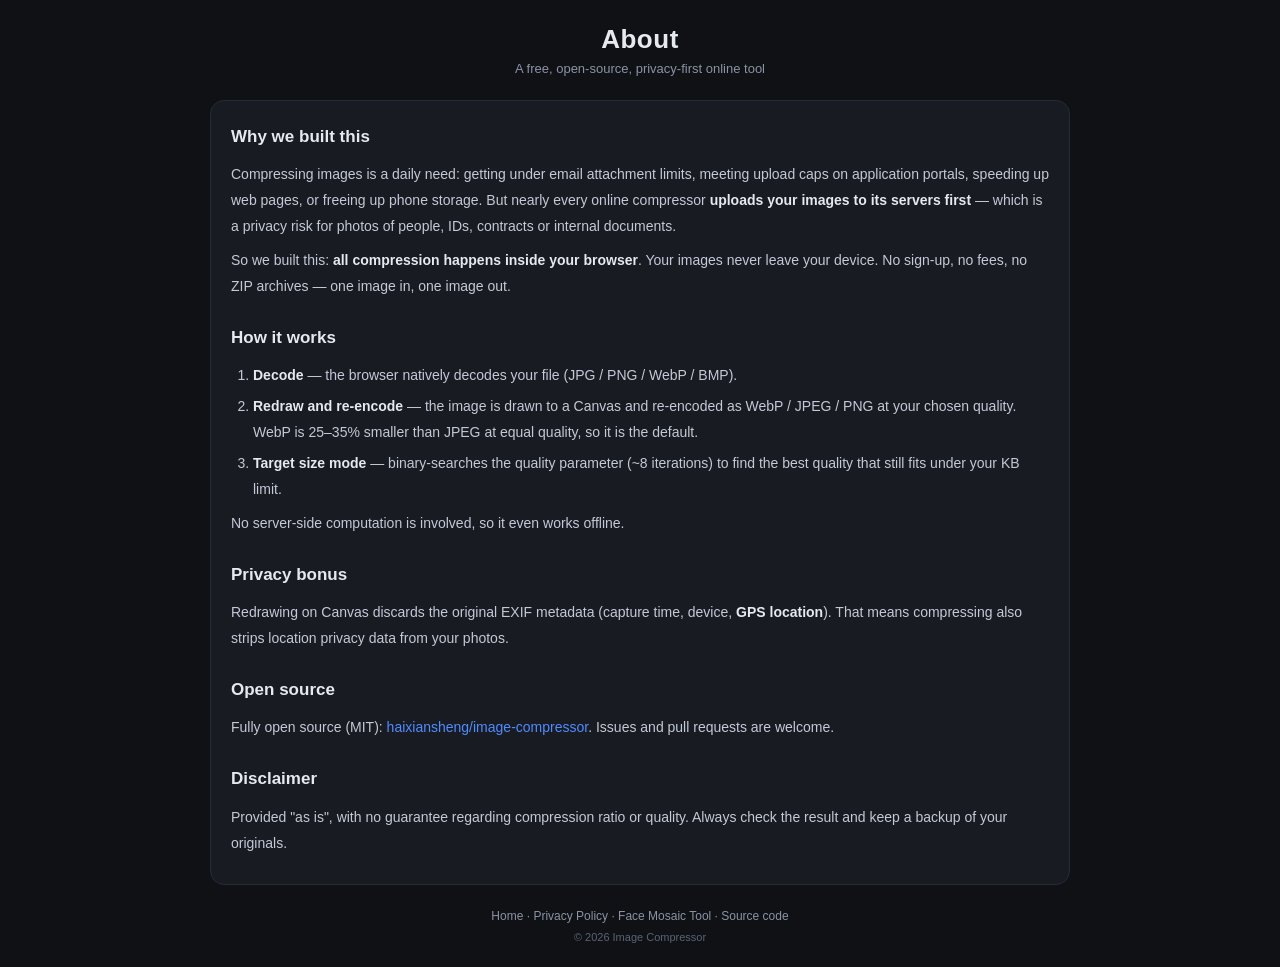
<file: en/about.html>
<!DOCTYPE html>
<html lang="en">
<head>
<meta charset="UTF-8">
<meta name="viewport" content="width=device-width, initial-scale=1.0">
<title>About · Image Compressor</title>
<meta name="description" content="About the free online image compressor: how it works, privacy, and open source info.">
<link rel="stylesheet" href="../style.css">
<link rel="canonical" href="https://haixiansheng.github.io/image-compressor/en/about.html" />
<link rel="alternate" hreflang="zh-CN" href="https://haixiansheng.github.io/image-compressor/about.html" />
<link rel="alternate" hreflang="en" href="https://haixiansheng.github.io/image-compressor/en/about.html" />
<link rel="icon" type="image/png" sizes="32x32" href="../favicon-32.png">
<link rel="icon" type="image/png" sizes="512x512" href="../favicon-512.png">
<link rel="apple-touch-icon" sizes="180x180" href="../apple-touch-icon.png">
<meta name="theme-color" content="#0b0d11">
<meta property="og:type" content="website">
<meta property="og:site_name" content="Free Online Image Tools">
<meta property="og:title" content="About · Image Compressor">
<meta property="og:description" content="About the free online image compressor: how it works, privacy, and open source info.">
<meta property="og:url" content="https://haixiansheng.github.io/image-compressor/en/about.html">
<meta property="og:image" content="https://haixiansheng.github.io/image-compressor/og-en.png">
<meta property="og:image:width" content="1200">
<meta property="og:image:height" content="630">
<meta property="og:locale" content="en_US">
<meta name="twitter:card" content="summary_large_image">
<meta name="twitter:title" content="About · Image Compressor">
<meta name="twitter:description" content="About the free online image compressor: how it works, privacy, and open source info.">
<meta name="twitter:image" content="https://haixiansheng.github.io/image-compressor/og-en.png">
</head>
<body>
<div class="app">
  <header>
    <h1>About</h1>
    <p class="sub">A free, open-source, privacy-first online tool</p>
  </header>

  <section class="panel content">
    <h2>Why we built this</h2>
    <p>Compressing images is a daily need: getting under email attachment limits, meeting
       upload caps on application portals, speeding up web pages, or freeing up phone
       storage. But nearly every online compressor <b>uploads your images to its servers
       first</b> — which is a privacy risk for photos of people, IDs, contracts or internal
       documents.</p>
    <p>So we built this: <b>all compression happens inside your browser</b>. Your images
       never leave your device. No sign-up, no fees, no ZIP archives — one image in, one image out.</p>

    <h2>How it works</h2>
    <ol>
      <li><b>Decode</b> — the browser natively decodes your file (JPG / PNG / WebP / BMP).</li>
      <li><b>Redraw and re-encode</b> — the image is drawn to a Canvas and re-encoded as
          WebP / JPEG / PNG at your chosen quality. WebP is 25–35% smaller than JPEG at equal
          quality, so it is the default.</li>
      <li><b>Target size mode</b> — binary-searches the quality parameter (~8 iterations) to
          find the best quality that still fits under your KB limit.</li>
    </ol>
    <p>No server-side computation is involved, so it even works offline.</p>

    <h2>Privacy bonus</h2>
    <p>Redrawing on Canvas discards the original EXIF metadata (capture time, device,
       <b>GPS location</b>). That means compressing also strips location privacy data from
       your photos.</p>

    <h2>Open source</h2>
    <p>Fully open source (MIT):
       <a href="https://github.com/haixiansheng/image-compressor" target="_blank" rel="noopener">haixiansheng/image-compressor</a>.
       Issues and pull requests are welcome.</p>

    <h2>Disclaimer</h2>
    <p>Provided "as is", with no guarantee regarding compression ratio or quality.
       Always check the result and keep a backup of your originals.</p>
  </section>

  <footer>
    <nav class="foot-nav">
      <a href="index.html">Home</a> ·
      <a href="privacy.html">Privacy Policy</a> ·
      <a href="https://haixiansheng.github.io/face-mosaic/en/">Face Mosaic Tool</a> ·
      <a href="https://github.com/haixiansheng/image-compressor" target="_blank" rel="noopener">Source code</a>
    </nav>
    <p class="copy">© 2026 Image Compressor</p>
  </footer>

</div>
</body>
</html>
</file>
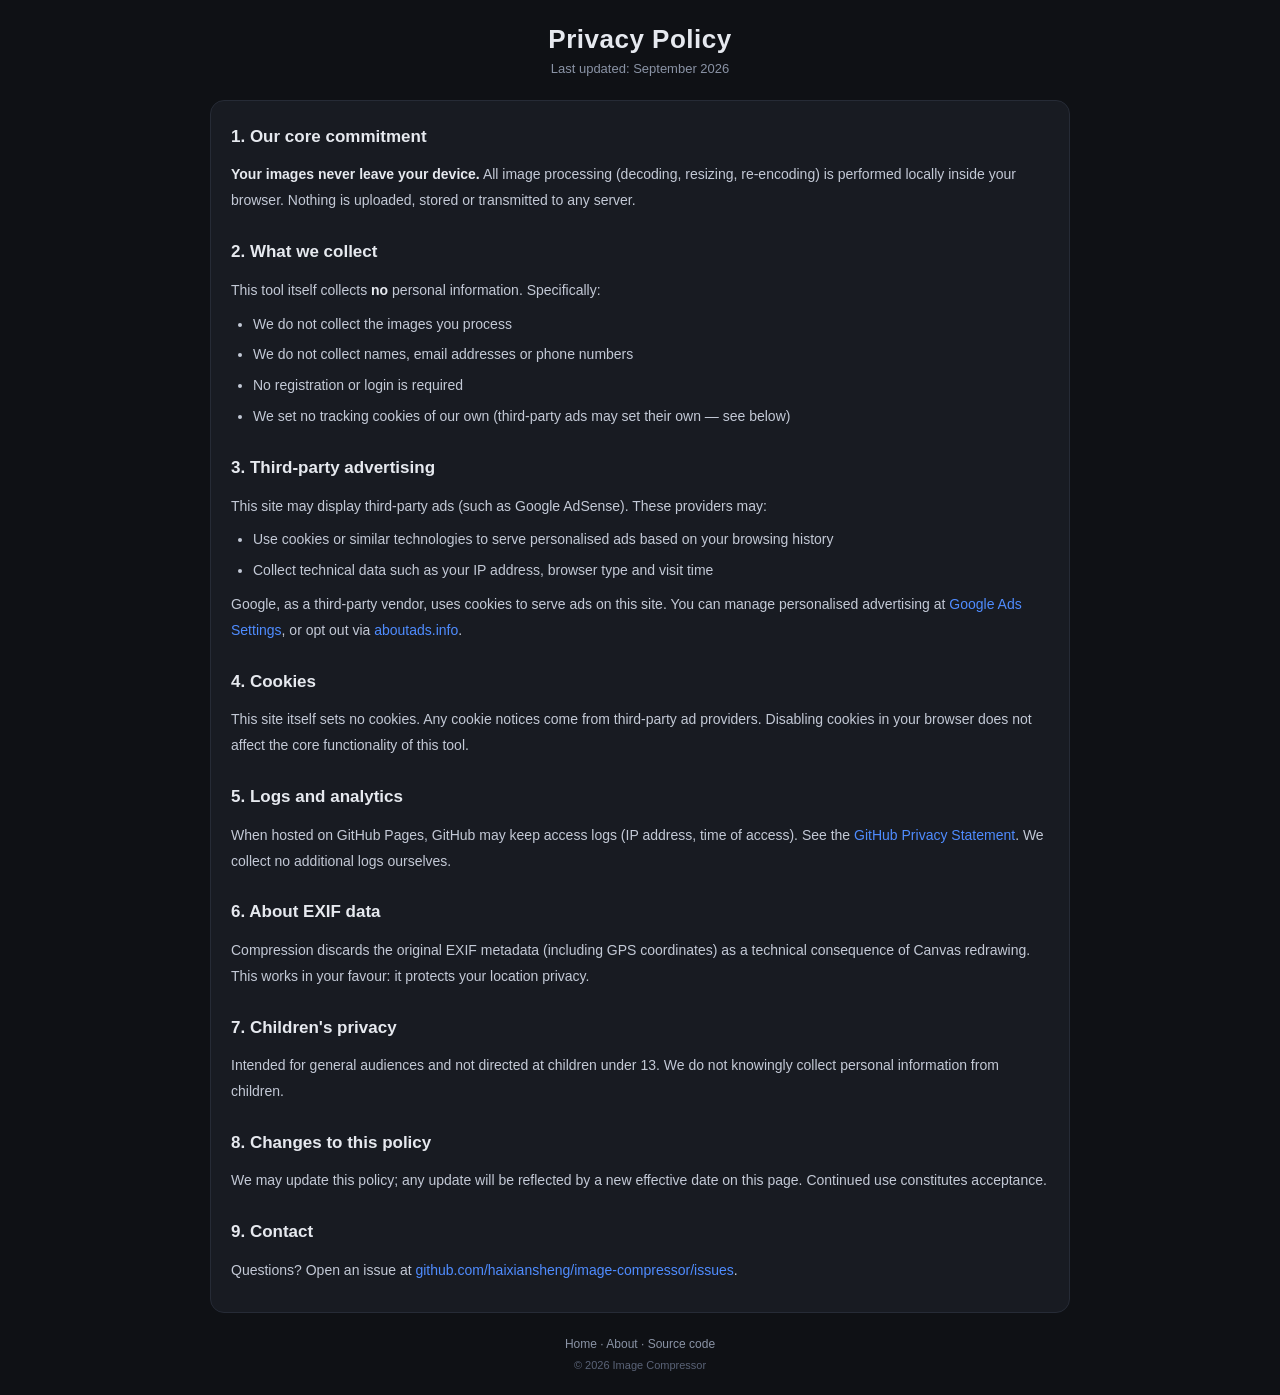
<file: en/privacy.html>
<!DOCTYPE html>
<html lang="en">
<head>
<meta charset="UTF-8">
<meta name="viewport" content="width=device-width, initial-scale=1.0">
<title>Privacy Policy · Image Compressor</title>
<meta name="description" content="Privacy policy for the Image Compressor. All processing happens locally in your browser.">
<link rel="stylesheet" href="../style.css">
<link rel="canonical" href="https://haixiansheng.github.io/image-compressor/en/privacy.html" />
<link rel="alternate" hreflang="zh-CN" href="https://haixiansheng.github.io/image-compressor/privacy.html" />
<link rel="alternate" hreflang="en" href="https://haixiansheng.github.io/image-compressor/en/privacy.html" />
<link rel="icon" type="image/png" sizes="32x32" href="../favicon-32.png">
<link rel="icon" type="image/png" sizes="512x512" href="../favicon-512.png">
<link rel="apple-touch-icon" sizes="180x180" href="../apple-touch-icon.png">
<meta name="theme-color" content="#0b0d11">
<meta property="og:type" content="website">
<meta property="og:site_name" content="Free Online Image Tools">
<meta property="og:title" content="Privacy Policy · Image Compressor">
<meta property="og:description" content="Privacy policy for the Image Compressor. All processing happens locally in your browser.">
<meta property="og:url" content="https://haixiansheng.github.io/image-compressor/en/privacy.html">
<meta property="og:image" content="https://haixiansheng.github.io/image-compressor/og-en.png">
<meta property="og:image:width" content="1200">
<meta property="og:image:height" content="630">
<meta property="og:locale" content="en_US">
<meta name="twitter:card" content="summary_large_image">
<meta name="twitter:title" content="Privacy Policy · Image Compressor">
<meta name="twitter:description" content="Privacy policy for the Image Compressor. All processing happens locally in your browser.">
<meta name="twitter:image" content="https://haixiansheng.github.io/image-compressor/og-en.png">
</head>
<body>
<div class="app">
  <header>
    <h1>Privacy Policy</h1>
    <p class="sub">Last updated: September 2026</p>
  </header>

  <section class="panel content">
    <h2>1. Our core commitment</h2>
    <p><b>Your images never leave your device.</b> All image processing (decoding, resizing,
       re-encoding) is performed locally inside your browser. Nothing is uploaded, stored or
       transmitted to any server.</p>

    <h2>2. What we collect</h2>
    <p>This tool itself collects <b>no</b> personal information. Specifically:</p>
    <ul>
      <li>We do not collect the images you process</li>
      <li>We do not collect names, email addresses or phone numbers</li>
      <li>No registration or login is required</li>
      <li>We set no tracking cookies of our own (third-party ads may set their own — see below)</li>
    </ul>

    <h2>3. Third-party advertising</h2>
    <p>This site may display third-party ads (such as Google AdSense). These providers may:</p>
    <ul>
      <li>Use cookies or similar technologies to serve personalised ads based on your browsing history</li>
      <li>Collect technical data such as your IP address, browser type and visit time</li>
    </ul>
    <p>Google, as a third-party vendor, uses cookies to serve ads on this site. You can manage
       personalised advertising at
       <a href="https://www.google.com/settings/ads" target="_blank" rel="noopener">Google Ads Settings</a>,
       or opt out via
       <a href="https://www.aboutads.info/choices/" target="_blank" rel="noopener">aboutads.info</a>.</p>

    <h2>4. Cookies</h2>
    <p>This site itself sets no cookies. Any cookie notices come from third-party ad providers.
       Disabling cookies in your browser does not affect the core functionality of this tool.</p>

    <h2>5. Logs and analytics</h2>
    <p>When hosted on GitHub Pages, GitHub may keep access logs (IP address, time of access).
       See the
       <a href="https://docs.github.com/site-policy/privacy-policies/github-privacy-statement" target="_blank" rel="noopener">GitHub Privacy Statement</a>.
       We collect no additional logs ourselves.</p>

    <h2>6. About EXIF data</h2>
    <p>Compression discards the original EXIF metadata (including GPS coordinates) as a
       technical consequence of Canvas redrawing. This works in your favour: it protects your
       location privacy.</p>

    <h2>7. Children's privacy</h2>
    <p>Intended for general audiences and not directed at children under 13. We do not
       knowingly collect personal information from children.</p>

    <h2>8. Changes to this policy</h2>
    <p>We may update this policy; any update will be reflected by a new effective date on this
       page. Continued use constitutes acceptance.</p>

    <h2>9. Contact</h2>
    <p>Questions? Open an issue at
       <a href="https://github.com/haixiansheng/image-compressor/issues" target="_blank" rel="noopener">github.com/haixiansheng/image-compressor/issues</a>.</p>
  </section>

  <footer>
    <nav class="foot-nav">
      <a href="index.html">Home</a> ·
      <a href="about.html">About</a> ·
      <a href="https://github.com/haixiansheng/image-compressor" target="_blank" rel="noopener">Source code</a>
    </nav>
    <p class="copy">© 2026 Image Compressor</p>
  </footer>

</div>
</body>
</html>
</file>
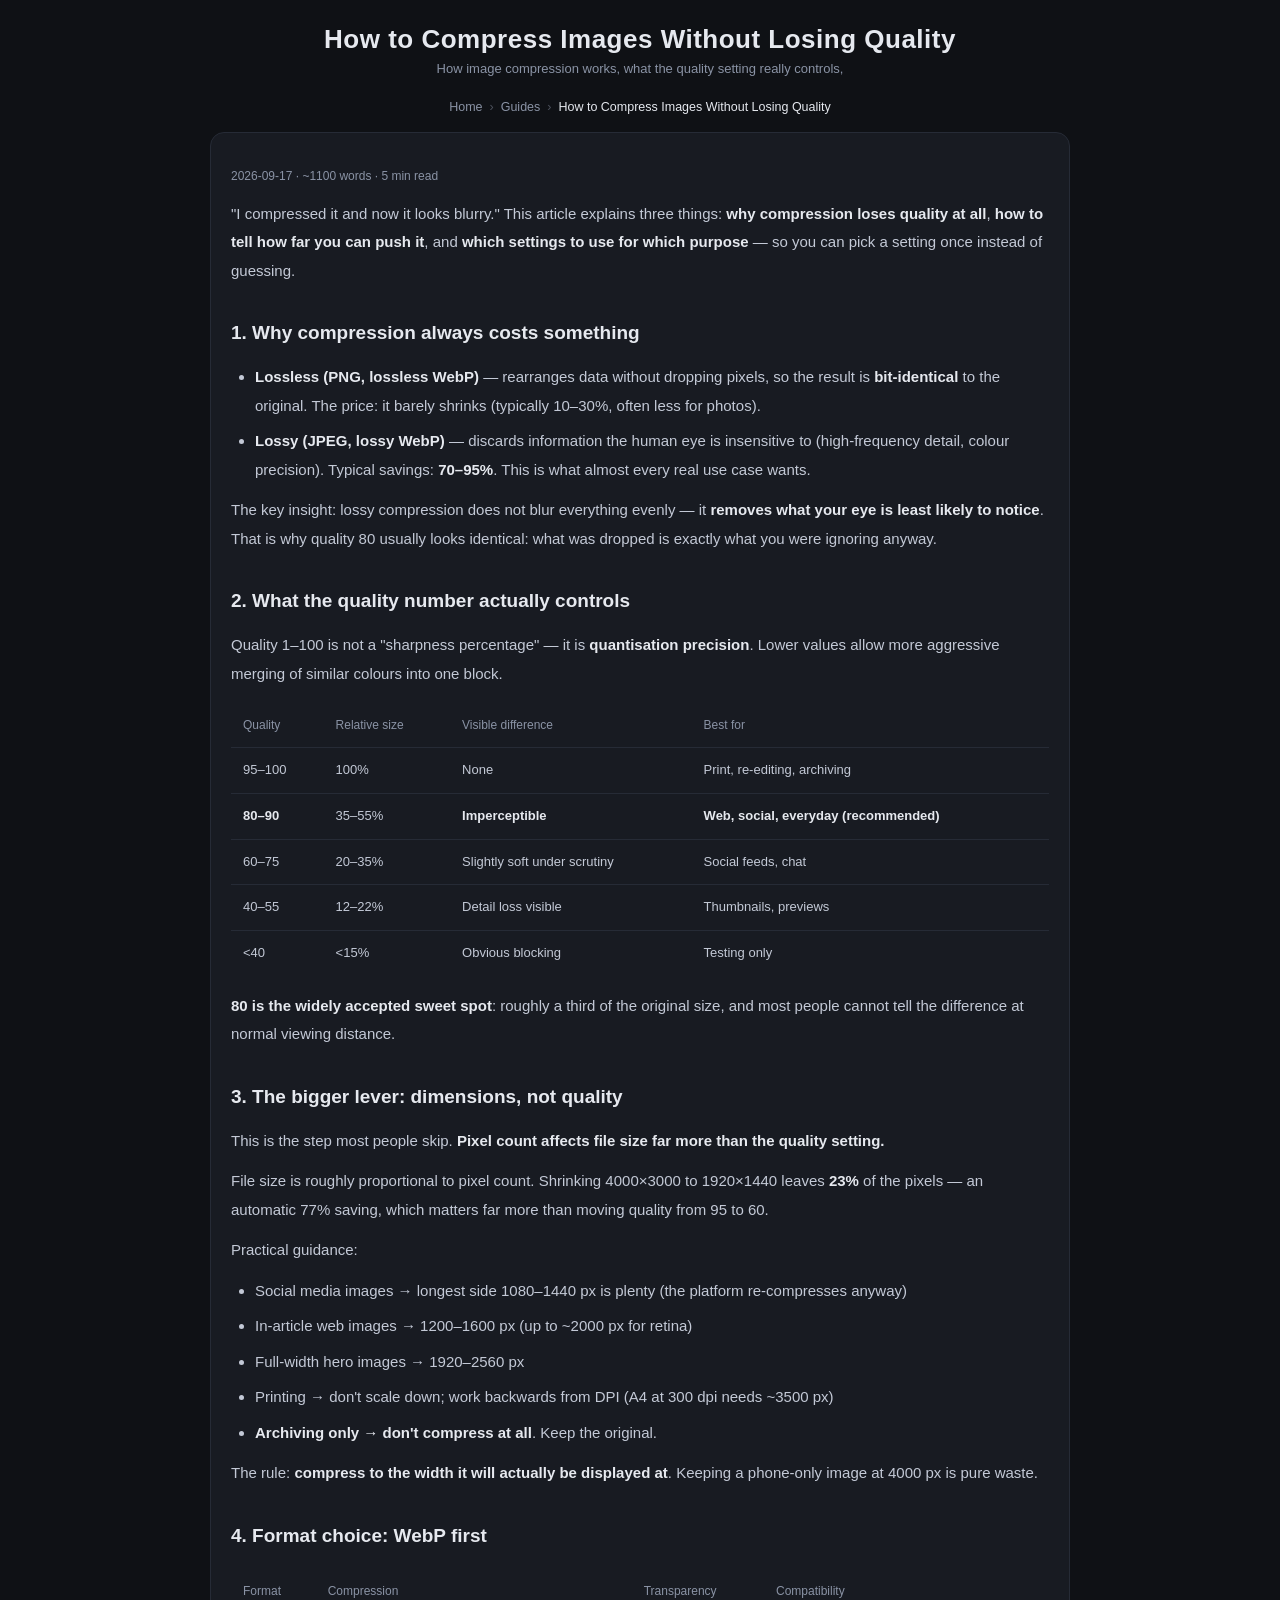
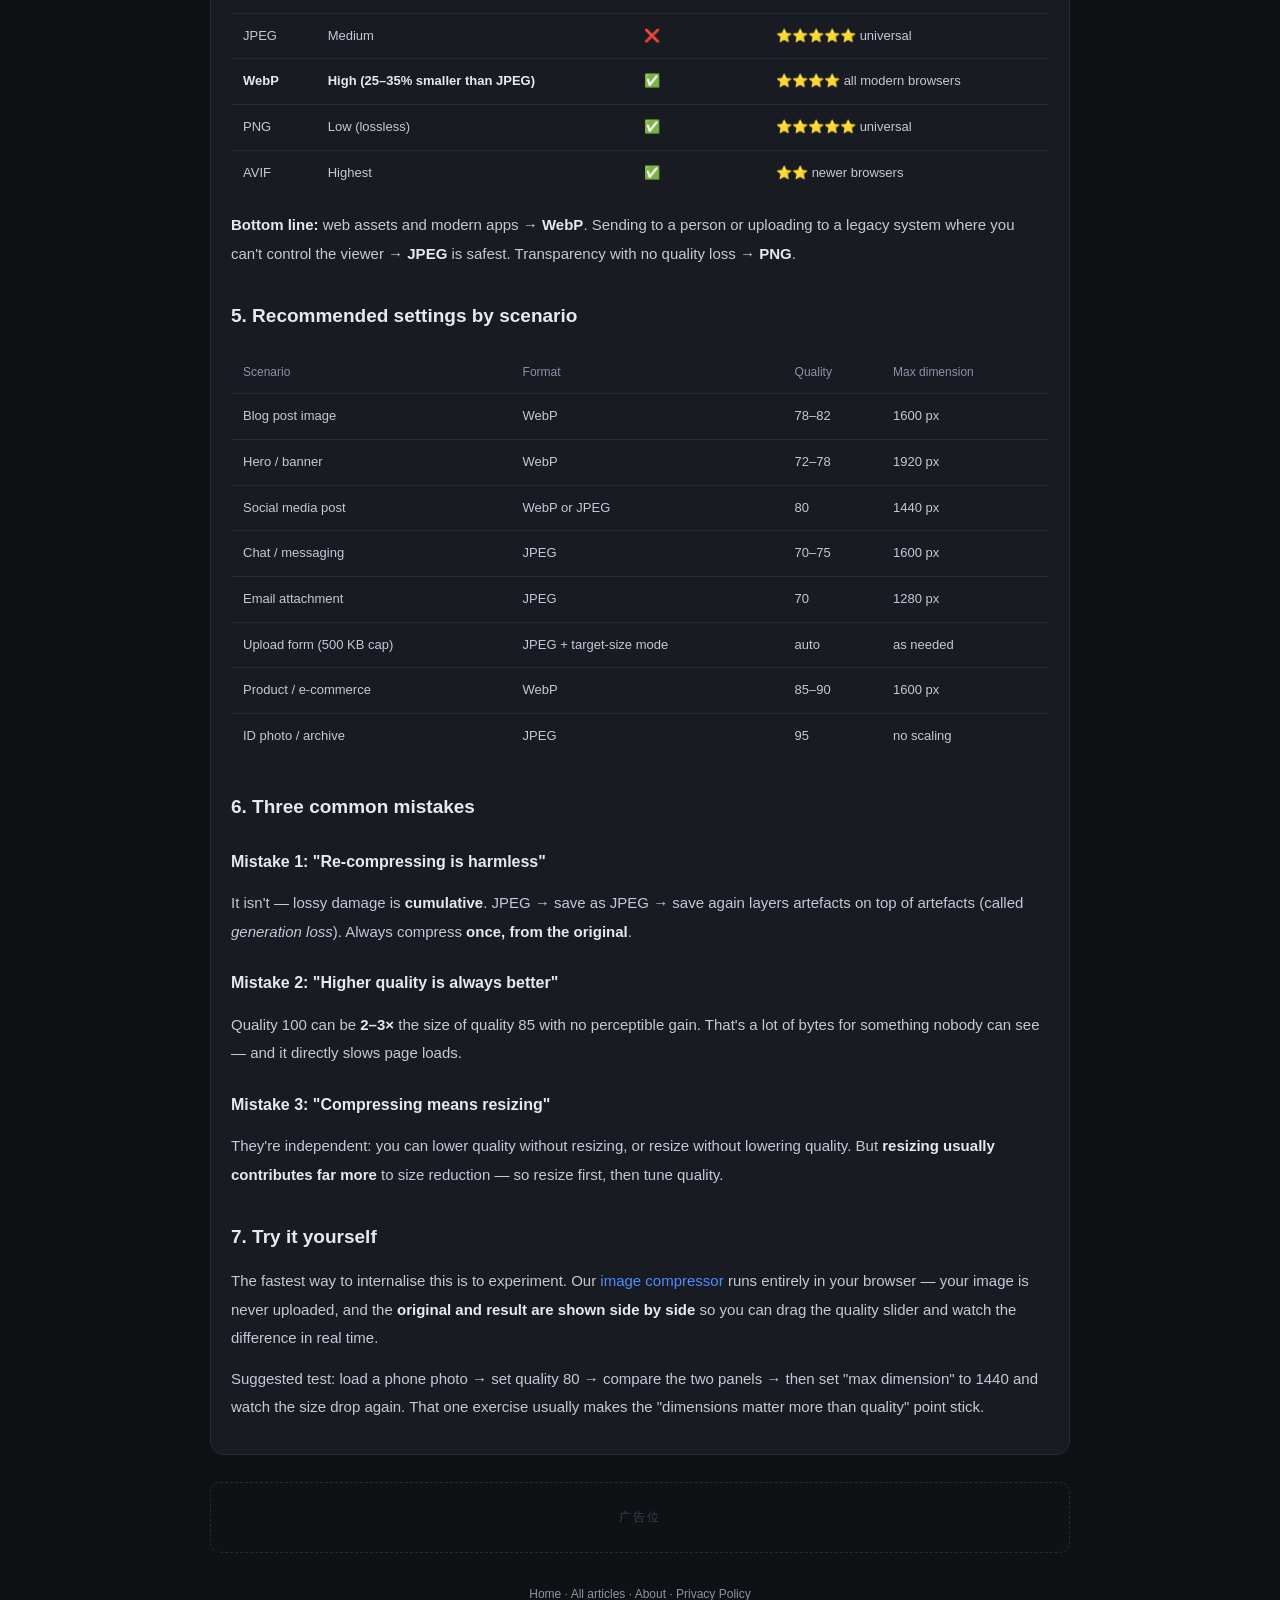
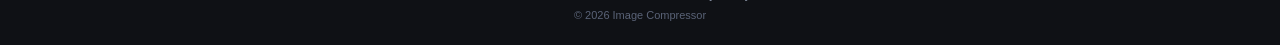
<file: en/blog/compress-without-quality-loss.html>
<!DOCTYPE html>
<html lang="en">
<head>
<meta charset="UTF-8">
<meta name="viewport" content="width=device-width, initial-scale=1.0">
<title>How to Compress Images Without Losing Quality · Image Compressor</title>
<meta name="description" content="How image compression works, what the quality setting really controls, why dimensions matter more, plus recommended settings for 8 scenarios and three common mistakes.">
<link rel="canonical" href="https://haixiansheng.github.io/image-compressor/en/blog/compress-without-quality-loss.html" />
<link rel="stylesheet" href="../../style.css">
<link rel="icon" type="image/png" sizes="32x32" href="../../favicon-32.png">
<link rel="icon" type="image/png" sizes="512x512" href="../../favicon-512.png">
<link rel="apple-touch-icon" sizes="180x180" href="../../apple-touch-icon.png">
<meta name="theme-color" content="#0b0d11">
<meta property="og:type" content="website">
<meta property="og:site_name" content="Free Online Image Tools">
<meta property="og:title" content="How to Compress Images Without Losing Quality · Image Compressor">
<meta property="og:description" content="How image compression works, what the quality setting really controls, why dimensions matter more, plus recommended settings for 8 scenarios and three common mistakes.">
<meta property="og:url" content="https://haixiansheng.github.io/image-compressor/en/blog/compress-without-quality-loss.html">
<meta property="og:image" content="https://haixiansheng.github.io/image-compressor/og-en.png">
<meta property="og:image:width" content="1200">
<meta property="og:image:height" content="630">
<meta property="og:locale" content="en_US">
<meta name="twitter:card" content="summary_large_image">
<meta name="twitter:title" content="How to Compress Images Without Losing Quality · Image Compressor">
<meta name="twitter:description" content="How image compression works, what the quality setting really controls, why dimensions matter more, plus recommended settings for 8 scenarios and three common mistakes.">
<meta name="twitter:image" content="https://haixiansheng.github.io/image-compressor/og-en.png">
<script type="application/ld+json">
{
  "@context": "https://schema.org",
  "@type": "BreadcrumbList",
  "itemListElement": [
    {
      "@type": "ListItem",
      "position": 1,
      "name": "Home",
      "item": "https://haixiansheng.github.io/image-compressor/en/"
    },
    {
      "@type": "ListItem",
      "position": 2,
      "name": "Guides",
      "item": "https://haixiansheng.github.io/image-compressor/en/blog/"
    },
    {
      "@type": "ListItem",
      "position": 3,
      "name": "How to Compress Images Without Losing Quality"
    }
  ]
}
</script>
</head>
<body>
<div class="app">
  <header>
    <h1>How to Compress Images Without Losing Quality</h1>
    <p class="sub">How image compression works, what the quality setting really controls,</p>
  </header>

    <nav class="breadcrumb" aria-label="Breadcrumb">
      <a href="https://haixiansheng.github.io/image-compressor/en/">Home</a><span class="sep">›</span><a href="https://haixiansheng.github.io/image-compressor/en/blog/">Guides</a><span class="sep">›</span><span class="cur">How to Compress Images Without Losing Quality</span>
    </nav>

  <section class="panel content article">

    <p class="article-meta">2026-09-17 · ~1100 words · 5 min read</p>

    <p>"I compressed it and now it looks blurry." This article explains three things:
       <b>why compression loses quality at all</b>, <b>how to tell how far you can push it</b>,
       and <b>which settings to use for which purpose</b> — so you can pick a setting once
       instead of guessing.</p>

    <h2>1. Why compression always costs something</h2>
    <ul>
      <li><b>Lossless (PNG, lossless WebP)</b> — rearranges data without dropping pixels, so the
          result is <b>bit-identical</b> to the original. The price: it barely shrinks
          (typically 10–30%, often less for photos).</li>
      <li><b>Lossy (JPEG, lossy WebP)</b> — discards information the human eye is insensitive to
          (high-frequency detail, colour precision). Typical savings: <b>70–95%</b>. This is what
          almost every real use case wants.</li>
    </ul>
    <p>The key insight: lossy compression does not blur everything evenly — it
       <b>removes what your eye is least likely to notice</b>. That is why quality 80 usually
       looks identical: what was dropped is exactly what you were ignoring anyway.</p>

    <h2>2. What the quality number actually controls</h2>
    <p>Quality 1–100 is not a "sharpness percentage" — it is <b>quantisation precision</b>.
       Lower values allow more aggressive merging of similar colours into one block.</p>
    <table class="compare-table">
      <thead><tr><th>Quality</th><th>Relative size</th><th>Visible difference</th><th>Best for</th></tr></thead>
      <tbody>
        <tr><td>95–100</td><td>100%</td><td>None</td><td>Print, re-editing, archiving</td></tr>
        <tr><td><b>80–90</b></td><td>35–55%</td><td><b>Imperceptible</b></td><td><b>Web, social, everyday (recommended)</b></td></tr>
        <tr><td>60–75</td><td>20–35%</td><td>Slightly soft under scrutiny</td><td>Social feeds, chat</td></tr>
        <tr><td>40–55</td><td>12–22%</td><td>Detail loss visible</td><td>Thumbnails, previews</td></tr>
        <tr><td>&lt;40</td><td>&lt;15%</td><td>Obvious blocking</td><td>Testing only</td></tr>
      </tbody>
    </table>
    <p><b>80 is the widely accepted sweet spot</b>: roughly a third of the original size, and
       most people cannot tell the difference at normal viewing distance.</p>

    <h2>3. The bigger lever: dimensions, not quality</h2>
    <p>This is the step most people skip. <b>Pixel count affects file size far more than the
       quality setting.</b></p>
    <p>File size is roughly proportional to pixel count. Shrinking 4000×3000 to 1920×1440 leaves
       <b>23%</b> of the pixels — an automatic 77% saving, which matters far more than moving
       quality from 95 to 60.</p>
    <p>Practical guidance:</p>
    <ul>
      <li>Social media images → longest side 1080–1440 px is plenty (the platform re-compresses anyway)</li>
      <li>In-article web images → 1200–1600 px (up to ~2000 px for retina)</li>
      <li>Full-width hero images → 1920–2560 px</li>
      <li>Printing → don't scale down; work backwards from DPI (A4 at 300 dpi needs ~3500 px)</li>
      <li><b>Archiving only → don't compress at all</b>. Keep the original.</li>
    </ul>
    <p>The rule: <b>compress to the width it will actually be displayed at</b>.
       Keeping a phone-only image at 4000 px is pure waste.</p>

    <h2>4. Format choice: WebP first</h2>
    <table class="compare-table">
      <thead><tr><th>Format</th><th>Compression</th><th>Transparency</th><th>Compatibility</th></tr></thead>
      <tbody>
        <tr><td>JPEG</td><td>Medium</td><td>❌</td><td>⭐⭐⭐⭐⭐ universal</td></tr>
        <tr><td><b>WebP</b></td><td><b>High (25–35% smaller than JPEG)</b></td><td>✅</td><td>⭐⭐⭐⭐ all modern browsers</td></tr>
        <tr><td>PNG</td><td>Low (lossless)</td><td>✅</td><td>⭐⭐⭐⭐⭐ universal</td></tr>
        <tr><td>AVIF</td><td>Highest</td><td>✅</td><td>⭐⭐ newer browsers</td></tr>
      </tbody>
    </table>
    <p><b>Bottom line:</b> web assets and modern apps → <b>WebP</b>. Sending to a person or
       uploading to a legacy system where you can't control the viewer → <b>JPEG</b> is safest.
       Transparency with no quality loss → <b>PNG</b>.</p>

    <h2>5. Recommended settings by scenario</h2>
    <table class="compare-table">
      <thead><tr><th>Scenario</th><th>Format</th><th>Quality</th><th>Max dimension</th></tr></thead>
      <tbody>
        <tr><td>Blog post image</td><td>WebP</td><td>78–82</td><td>1600 px</td></tr>
        <tr><td>Hero / banner</td><td>WebP</td><td>72–78</td><td>1920 px</td></tr>
        <tr><td>Social media post</td><td>WebP or JPEG</td><td>80</td><td>1440 px</td></tr>
        <tr><td>Chat / messaging</td><td>JPEG</td><td>70–75</td><td>1600 px</td></tr>
        <tr><td>Email attachment</td><td>JPEG</td><td>70</td><td>1280 px</td></tr>
        <tr><td>Upload form (500 KB cap)</td><td>JPEG + target-size mode</td><td>auto</td><td>as needed</td></tr>
        <tr><td>Product / e-commerce</td><td>WebP</td><td>85–90</td><td>1600 px</td></tr>
        <tr><td>ID photo / archive</td><td>JPEG</td><td>95</td><td>no scaling</td></tr>
      </tbody>
    </table>

    <h2>6. Three common mistakes</h2>
    <h3>Mistake 1: "Re-compressing is harmless"</h3>
    <p>It isn't — lossy damage is <b>cumulative</b>. JPEG → save as JPEG → save again layers
       artefacts on top of artefacts (called <em>generation loss</em>).
       Always compress <b>once, from the original</b>.</p>

    <h3>Mistake 2: "Higher quality is always better"</h3>
    <p>Quality 100 can be <b>2–3×</b> the size of quality 85 with no perceptible gain.
       That's a lot of bytes for something nobody can see — and it directly slows page loads.</p>

    <h3>Mistake 3: "Compressing means resizing"</h3>
    <p>They're independent: you can lower quality without resizing, or resize without lowering
       quality. But <b>resizing usually contributes far more</b> to size reduction —
       so resize first, then tune quality.</p>

    <h2>7. Try it yourself</h2>
    <p>The fastest way to internalise this is to experiment. Our
       <a href="../index.html">image compressor</a> runs entirely in your browser — your image is
       never uploaded, and the <b>original and result are shown side by side</b> so you can drag
       the quality slider and watch the difference in real time.</p>
    <p>Suggested test: load a phone photo → set quality 80 → compare the two panels → then set
       "max dimension" to 1440 and watch the size drop again. That one exercise usually makes the
       "dimensions matter more than quality" point stick.</p>

  </section>
  <div class="ad-slot ad-bottom"></div>
  <footer>
    <nav class="foot-nav">
      <a href="../index.html">Home</a> ·
      <a href="index.html">All articles</a> ·
      <a href="../about.html">About</a> ·
      <a href="../privacy.html">Privacy Policy</a>
    </nav>
    <p class="copy">© 2026 Image Compressor</p>
  </footer>
</div>
</body>
</html>
</file>
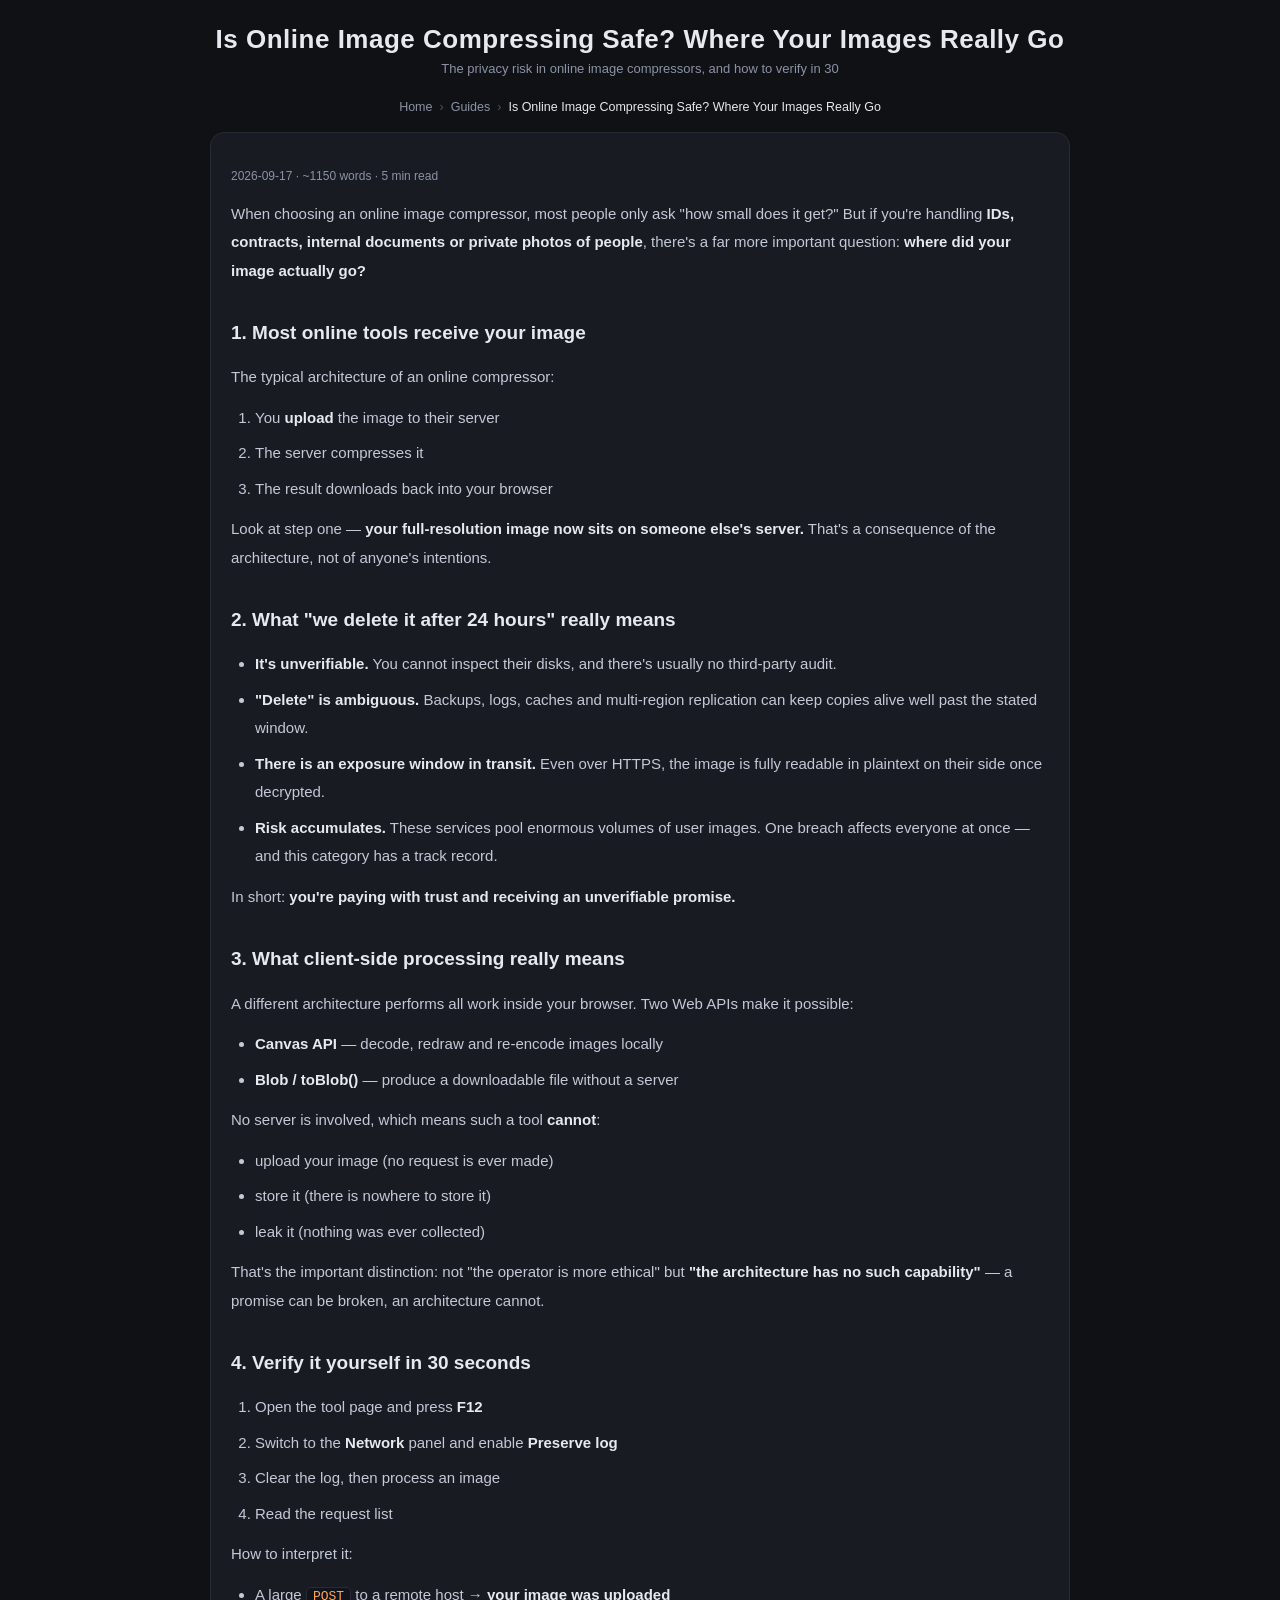
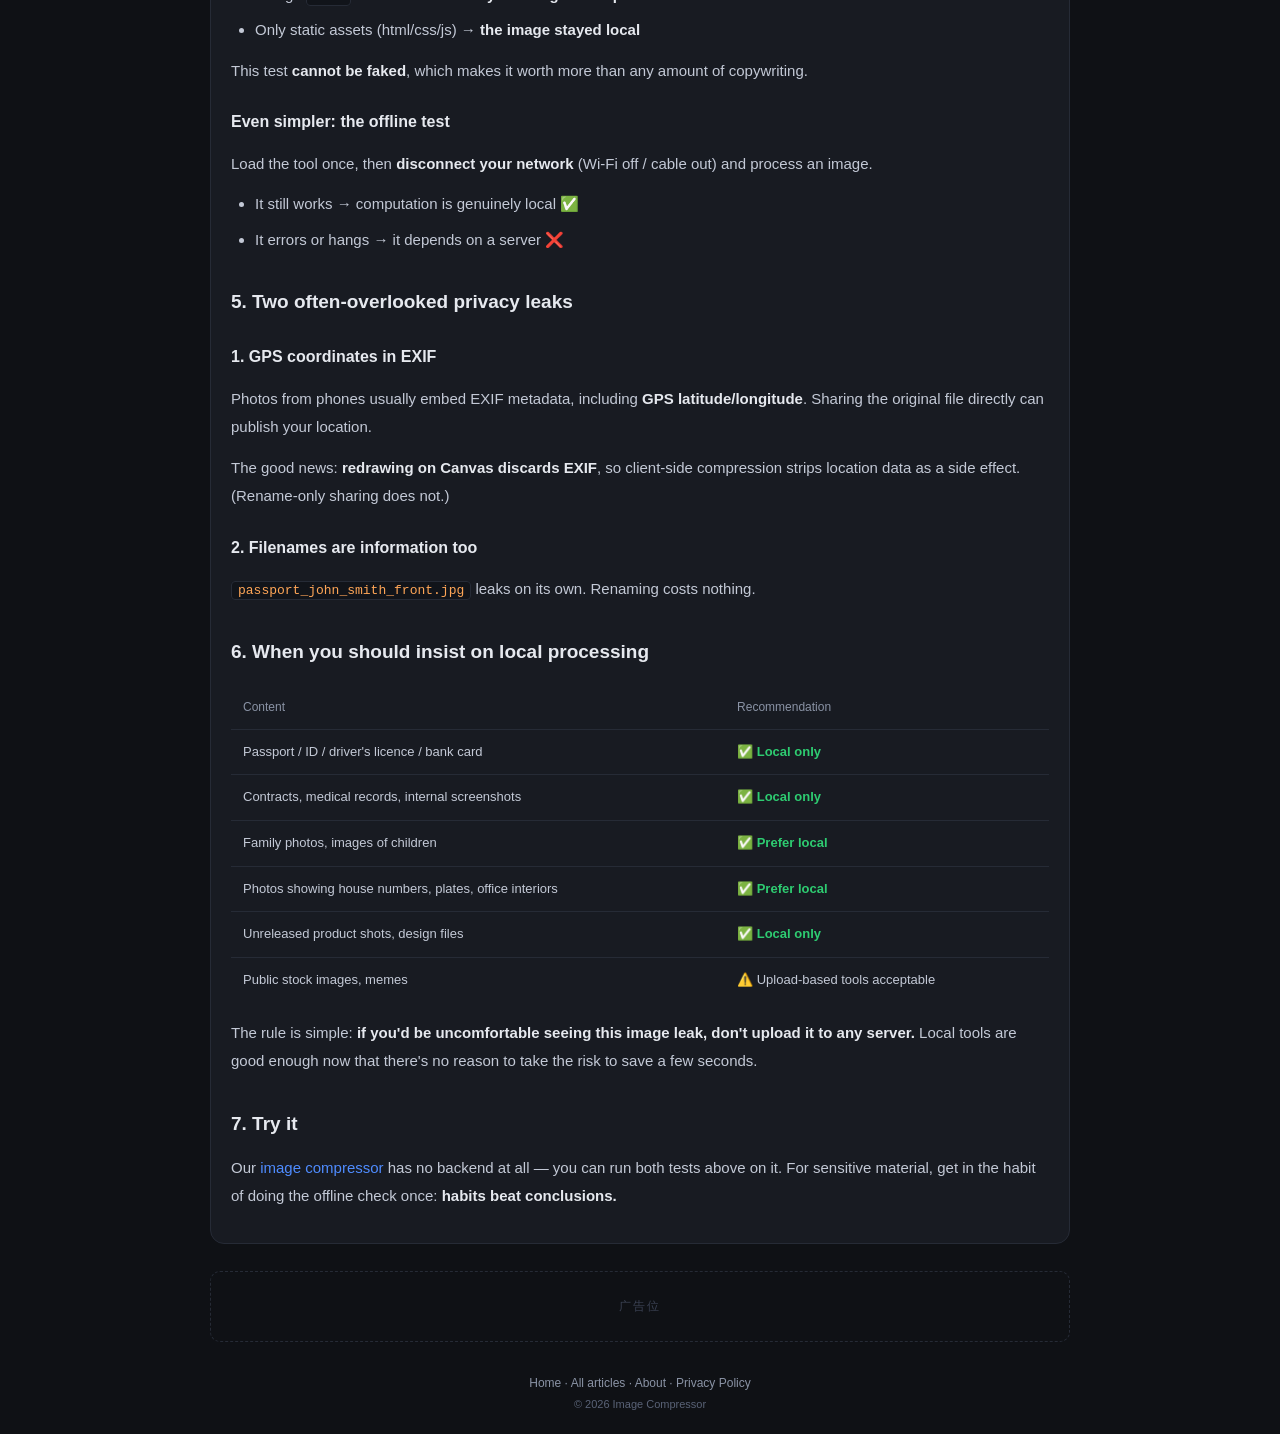
<file: en/blog/image-privacy-upload-risk.html>
<!DOCTYPE html>
<html lang="en">
<head>
<meta charset="UTF-8">
<meta name="viewport" content="width=device-width, initial-scale=1.0">
<title>Is Online Image Compressing Safe? Where Your Images Really Go · Image Compressor</title>
<meta name="description" content="The privacy risk in online image compressors, and how to verify in 30 seconds via the browser Network panel whether your image is uploaded.">
<link rel="canonical" href="https://haixiansheng.github.io/image-compressor/en/blog/image-privacy-upload-risk.html" />
<link rel="stylesheet" href="../../style.css">
<link rel="icon" type="image/png" sizes="32x32" href="../../favicon-32.png">
<link rel="icon" type="image/png" sizes="512x512" href="../../favicon-512.png">
<link rel="apple-touch-icon" sizes="180x180" href="../../apple-touch-icon.png">
<meta name="theme-color" content="#0b0d11">
<meta property="og:type" content="website">
<meta property="og:site_name" content="Free Online Image Tools">
<meta property="og:title" content="Is Online Image Compressing Safe? Where Your Images Really Go · Image Compressor">
<meta property="og:description" content="The privacy risk in online image compressors, and how to verify in 30 seconds via the browser Network panel whether your image is uploaded.">
<meta property="og:url" content="https://haixiansheng.github.io/image-compressor/en/blog/image-privacy-upload-risk.html">
<meta property="og:image" content="https://haixiansheng.github.io/image-compressor/og-en.png">
<meta property="og:image:width" content="1200">
<meta property="og:image:height" content="630">
<meta property="og:locale" content="en_US">
<meta name="twitter:card" content="summary_large_image">
<meta name="twitter:title" content="Is Online Image Compressing Safe? Where Your Images Really Go · Image Compressor">
<meta name="twitter:description" content="The privacy risk in online image compressors, and how to verify in 30 seconds via the browser Network panel whether your image is uploaded.">
<meta name="twitter:image" content="https://haixiansheng.github.io/image-compressor/og-en.png">
<script type="application/ld+json">
{
  "@context": "https://schema.org",
  "@type": "BreadcrumbList",
  "itemListElement": [
    {
      "@type": "ListItem",
      "position": 1,
      "name": "Home",
      "item": "https://haixiansheng.github.io/image-compressor/en/"
    },
    {
      "@type": "ListItem",
      "position": 2,
      "name": "Guides",
      "item": "https://haixiansheng.github.io/image-compressor/en/blog/"
    },
    {
      "@type": "ListItem",
      "position": 3,
      "name": "Is Online Image Compressing Safe? Where Your Images Really Go"
    }
  ]
}
</script>
</head>
<body>
<div class="app">
  <header>
    <h1>Is Online Image Compressing Safe? Where Your Images Really Go</h1>
    <p class="sub">The privacy risk in online image compressors, and how to verify in 30 </p>
  </header>

    <nav class="breadcrumb" aria-label="Breadcrumb">
      <a href="https://haixiansheng.github.io/image-compressor/en/">Home</a><span class="sep">›</span><a href="https://haixiansheng.github.io/image-compressor/en/blog/">Guides</a><span class="sep">›</span><span class="cur">Is Online Image Compressing Safe? Where Your Images Really Go</span>
    </nav>

  <section class="panel content article">

    <p class="article-meta">2026-09-17 · ~1150 words · 5 min read</p>

    <p>When choosing an online image compressor, most people only ask "how small does it get?"
       But if you're handling <b>IDs, contracts, internal documents or private photos of people</b>,
       there's a far more important question: <b>where did your image actually go?</b></p>

    <h2>1. Most online tools receive your image</h2>
    <p>The typical architecture of an online compressor:</p>
    <ol>
      <li>You <b>upload</b> the image to their server</li>
      <li>The server compresses it</li>
      <li>The result downloads back into your browser</li>
    </ol>
    <p>Look at step one — <b>your full-resolution image now sits on someone else's server.</b>
       That's a consequence of the architecture, not of anyone's intentions.</p>

    <h2>2. What "we delete it after 24 hours" really means</h2>
    <ul>
      <li><b>It's unverifiable.</b> You cannot inspect their disks, and there's usually no third-party audit.</li>
      <li><b>"Delete" is ambiguous.</b> Backups, logs, caches and multi-region replication can keep copies alive well past the stated window.</li>
      <li><b>There is an exposure window in transit.</b> Even over HTTPS, the image is fully readable in plaintext on their side once decrypted.</li>
      <li><b>Risk accumulates.</b> These services pool enormous volumes of user images. One breach affects everyone at once — and this category has a track record.</li>
    </ul>
    <p>In short: <b>you're paying with trust and receiving an unverifiable promise.</b></p>

    <h2>3. What client-side processing really means</h2>
    <p>A different architecture performs all work inside your browser. Two Web APIs make it possible:</p>
    <ul>
      <li><b>Canvas API</b> — decode, redraw and re-encode images locally</li>
      <li><b>Blob / toBlob()</b> — produce a downloadable file without a server</li>
    </ul>
    <p>No server is involved, which means such a tool <b>cannot</b>:</p>
    <ul>
      <li>upload your image (no request is ever made)</li>
      <li>store it (there is nowhere to store it)</li>
      <li>leak it (nothing was ever collected)</li>
    </ul>
    <p>That's the important distinction: not "the operator is more ethical" but
       <b>"the architecture has no such capability"</b> — a promise can be broken, an
       architecture cannot.</p>

    <h2>4. Verify it yourself in 30 seconds</h2>
    <ol>
      <li>Open the tool page and press <b>F12</b></li>
      <li>Switch to the <b>Network</b> panel and enable <b>Preserve log</b></li>
      <li>Clear the log, then process an image</li>
      <li>Read the request list</li>
    </ol>
    <p>How to interpret it:</p>
    <ul>
      <li>A large <code>POST</code> to a remote host → <b>your image was uploaded</b></li>
      <li>Only static assets (html/css/js) → <b>the image stayed local</b></li>
    </ul>
    <p>This test <b>cannot be faked</b>, which makes it worth more than any amount of copywriting.</p>

    <h3>Even simpler: the offline test</h3>
    <p>Load the tool once, then <b>disconnect your network</b> (Wi-Fi off / cable out) and process
       an image.</p>
    <ul>
      <li>It still works → computation is genuinely local ✅</li>
      <li>It errors or hangs → it depends on a server ❌</li>
    </ul>

    <h2>5. Two often-overlooked privacy leaks</h2>

    <h3>1. GPS coordinates in EXIF</h3>
    <p>Photos from phones usually embed EXIF metadata, including <b>GPS latitude/longitude</b>.
       Sharing the original file directly can publish your location.</p>
    <p>The good news: <b>redrawing on Canvas discards EXIF</b>, so client-side compression strips
       location data as a side effect. (Rename-only sharing does not.)</p>

    <h3>2. Filenames are information too</h3>
    <p><code>passport_john_smith_front.jpg</code> leaks on its own. Renaming costs nothing.</p>

    <h2>6. When you should insist on local processing</h2>
    <table class="compare-table">
      <thead><tr><th>Content</th><th>Recommendation</th></tr></thead>
      <tbody>
        <tr><td>Passport / ID / driver's licence / bank card</td><td class="us">✅ Local only</td></tr>
        <tr><td>Contracts, medical records, internal screenshots</td><td class="us">✅ Local only</td></tr>
        <tr><td>Family photos, images of children</td><td class="us">✅ Prefer local</td></tr>
        <tr><td>Photos showing house numbers, plates, office interiors</td><td class="us">✅ Prefer local</td></tr>
        <tr><td>Unreleased product shots, design files</td><td class="us">✅ Local only</td></tr>
        <tr><td>Public stock images, memes</td><td>⚠️ Upload-based tools acceptable</td></tr>
      </tbody>
    </table>
    <p>The rule is simple: <b>if you'd be uncomfortable seeing this image leak, don't upload it
       to any server.</b> Local tools are good enough now that there's no reason to take the risk
       to save a few seconds.</p>

    <h2>7. Try it</h2>
    <p>Our <a href="../index.html">image compressor</a> has no backend at all — you can run both
       tests above on it. For sensitive material, get in the habit of doing the offline check
       once: <b>habits beat conclusions.</b></p>

  </section>
  <div class="ad-slot ad-bottom"></div>
  <footer>
    <nav class="foot-nav">
      <a href="../index.html">Home</a> ·
      <a href="index.html">All articles</a> ·
      <a href="../about.html">About</a> ·
      <a href="../privacy.html">Privacy Policy</a>
    </nav>
    <p class="copy">© 2026 Image Compressor</p>
  </footer>
</div>
</body>
</html>
</file>
<file: style.css>
:root {
  --bg: #0f1115;
  --card: #181b22;
  --border: #262b36;
  --text: #e6e9ef;
  --muted: #8a93a5;
  --primary: #4f8cff;
  --primary-hover: #3d7bf0;
  --success: #2ecc71;
}
* { box-sizing: border-box; margin: 0; padding: 0; }
body {
  font-family: -apple-system, "Segoe UI", "Microsoft YaHei", sans-serif;
  background: var(--bg);
  color: var(--text);
  min-height: 100vh;
  padding: 24px 16px;
}
.app { max-width: 860px; margin: 0 auto; }
header { text-align: center; margin-bottom: 24px; }
h1 { font-size: 26px; font-weight: 700; letter-spacing: .5px; }
.sub { color: var(--muted); font-size: 13px; margin-top: 6px; }
.panel {
  background: var(--card);
  border: 1px solid var(--border);
  border-radius: 14px;
  padding: 20px;
  margin-bottom: 18px;
}
.hidden { display: none !important; }
.drop-zone {
  border: 2px dashed var(--border);
  border-radius: 12px;
  padding: 52px 20px;
  text-align: center;
  cursor: pointer;
  transition: all .2s;
}
.drop-zone:hover, .drop-zone.dragover {
  border-color: var(--primary);
  background: rgba(79, 140, 255, .06);
}
.drop-icon { font-size: 44px; margin-bottom: 12px; }
.hint { color: var(--muted); font-size: 12px; margin-top: 8px; }
video { width: 100%; border-radius: 10px; background: #000; display: block; }
.controls {
  display: grid;
  grid-template-columns: repeat(auto-fit, minmax(200px, 1fr));
  gap: 14px;
  margin: 18px 0;
}
.ctrl { display: flex; flex-direction: column; gap: 8px; font-size: 13px; color: var(--muted); }
.ctrl b { color: var(--primary); font-weight: 600; }
input[type=range] { width: 100%; accent-color: var(--primary); }
select {
  background: #12141a; color: var(--text);
  border: 1px solid var(--border); border-radius: 8px;
  padding: 8px 10px; font-size: 13px;
}
.actions { display: flex; gap: 12px; flex-wrap: wrap; margin-top: 16px; }
.btn {
  padding: 11px 22px;
  border-radius: 9px;
  border: 1px solid var(--border);
  background: #12141a;
  color: var(--text);
  font-size: 14px;
  cursor: pointer;
  transition: all .15s;
  text-decoration: none;
  display: inline-block;
}
.btn:hover:not(:disabled) { border-color: var(--primary); }
.btn:disabled { opacity: .45; cursor: not-allowed; }
.btn.primary { background: var(--primary); border-color: var(--primary); color: #fff; font-weight: 600; }
.btn.primary:hover { background: var(--primary-hover); }
.progress-wrap { margin-top: 16px; }
.progress-bar { height: 8px; background: #12141a; border-radius: 5px; overflow: hidden; }
#progressFill {
  height: 100%; width: 0%;
  background: linear-gradient(90deg, var(--primary), var(--success));
  transition: width .2s;
}
#progressText { font-size: 13px; color: var(--muted); margin-top: 8px; }
footer { text-align: center; color: var(--muted); font-size: 12px; margin-top: 24px; }
h2 { font-size: 18px; margin-bottom: 14px; }

/* ===== 广告位 ===== */
.ad-slot {
  margin: 18px 0;
  min-height: 90px;          /* 预留高度，避免广告加载时页面跳动 */
  border-radius: 12px;
  display: flex;
  align-items: center;
  justify-content: center;
  overflow: hidden;
}
/* 未放广告时显示淡色占位（审核通过后可删掉这段） */
.ad-slot:empty::after {
  content: "广告位";
  color: #3a4152;
  font-size: 12px;
  letter-spacing: 2px;
  border: 1px dashed #262b36;
  border-radius: 10px;
  padding: 26px 60px;
  width: 100%;
  text-align: center;
}
.ad-top { min-height: 100px; }
.ad-mid { min-height: 250px; }
.ad-bottom { min-height: 90px; }

/* ===== 内容区（SEO / 过审用）===== */
.content { font-size: 14px; line-height: 1.85; color: #c3c9d6; }
.content h2 { margin: 22px 0 10px; color: var(--text); font-size: 17px; }
.content h2:first-child { margin-top: 0; }
.content h3 { margin: 18px 0 8px; color: var(--text); font-size: 15px; }
.content p { margin: 8px 0; }
.content ol, .content ul { margin: 8px 0 8px 22px; }
.content li { margin: 5px 0; }
.content a { color: var(--primary); text-decoration: none; }
.content a:hover { text-decoration: underline; }
.content b { color: var(--text); }

/* ===== 页脚导航 ===== */
.foot-nav { margin-top: 10px; font-size: 12px; }
.foot-nav a { color: var(--muted); text-decoration: none; }
.foot-nav a:hover { color: var(--primary); }
.copy { margin-top: 8px; font-size: 11px; color: #5a6377; }

/* ===== 语言切换 ===== */
.lang-switch { margin-top: 10px; font-size: 12px; }
.lang-switch a {
  color: var(--muted);
  text-decoration: none;
  border: 1px solid var(--border);
  border-radius: 20px;
  padding: 4px 14px;
  transition: all .15s;
}
.lang-switch a:hover { color: var(--primary); border-color: var(--primary); }

/* ===== 卖点：信任徽章 ===== */
.trust-badges {
  display: flex;
  flex-wrap: wrap;
  gap: 8px;
  justify-content: center;
  margin: 0 0 18px;
}
.trust-badges span {
  font-size: 12px;
  color: #9fb0cc;
  background: rgba(79, 140, 255, .08);
  border: 1px solid rgba(79, 140, 255, .22);
  border-radius: 20px;
  padding: 5px 14px;
  white-space: nowrap;
}

/* ===== 卖点：特性卡片 ===== */
.features {
  display: grid;
  grid-template-columns: repeat(auto-fit, minmax(240px, 1fr));
  gap: 14px;
  margin: 18px 0;
}
.feature {
  background: var(--card);
  border: 1px solid var(--border);
  border-radius: 14px;
  padding: 18px;
  transition: border-color .18s, transform .18s;
}
.feature:hover { border-color: rgba(79, 140, 255, .45); transform: translateY(-2px); }
.feature .f-icon { font-size: 26px; margin-bottom: 8px; }
.feature h3 {
  font-size: 15px;
  margin: 0 0 6px;
  color: var(--text);
  font-weight: 600;
}
.feature p { font-size: 13px; color: var(--muted); line-height: 1.7; margin: 0; }
.feature.hero {
  border-color: rgba(46, 204, 113, .4);
  background: linear-gradient(160deg, rgba(46, 204, 113, .07), var(--card));
}
.feature.hero h3 { color: var(--success); }

/* ===== 卖点：对比表 ===== */
.section-title {
  text-align: center;
  font-size: 19px;
  font-weight: 700;
  margin: 26px 0 4px;
}
.section-sub {
  text-align: center;
  font-size: 13px;
  color: var(--muted);
  margin-bottom: 14px;
}
.compare-table { width: 100%; border-collapse: collapse; font-size: 13px; margin: 14px 0; }
.compare-table th, .compare-table td {
  padding: 10px 12px;
  border-bottom: 1px solid var(--border);
  text-align: left;
}
.compare-table th { color: var(--muted); font-weight: 500; font-size: 12px; }
.compare-table td { color: #c3c9d6; }
.compare-table td.us { color: var(--success); font-weight: 600; }
.compare-table tr:last-child td { border-bottom: none; }

/* ===== 图片画布 ===== */
.canvas-wrap {
  border-radius: 10px;
  overflow: hidden;
  background: #0b0d11;
  display: flex;
  justify-content: center;
}
#resultCanvas { max-width: 100%; height: auto; display: block; }
.face-info {
  text-align: center;
  font-size: 13px;
  color: var(--primary);
  margin: 12px 0 0;
  min-height: 20px;
}

/* ===== 压缩工具：工具栏 ===== */
.toolbar {
  display: flex;
  flex-wrap: wrap;
  gap: 14px 20px;
  align-items: flex-end;
  padding-bottom: 16px;
  border-bottom: 1px solid var(--border);
  margin-bottom: 16px;
}
.toolbar .ctrl { min-width: 150px; }
.toolbar input[type="number"] {
  width: 100%;
  background: #11141a;
  border: 1px solid var(--border);
  border-radius: 8px;
  color: var(--text);
  padding: 7px 10px;
  font-size: 13px;
  font-family: inherit;
}
.toolbar input[type="number"]:focus { outline: none; border-color: var(--primary); }

/* ===== 汇总条 ===== */
.summary {
  display: flex;
  flex-wrap: wrap;
  gap: 10px;
  margin-bottom: 12px;
}
.sum-item {
  flex: 1 1 130px;
  background: #11141a;
  border: 1px solid var(--border);
  border-radius: 10px;
  padding: 10px 14px;
}
.sum-item span { display: block; font-size: 11px; color: var(--muted); margin-bottom: 4px; }
.sum-item b { font-size: 15px; color: var(--text); }
.sum-item.hl { border-color: rgba(46, 204, 113, .45); background: rgba(46, 204, 113, .06); }
.sum-item.hl b { color: var(--success); }

.status { font-size: 12px; color: var(--muted); margin: 0 0 12px; min-height: 16px; }

/* ===== 文件列表 ===== */
.table-wrap { overflow-x: auto; border-radius: 10px; border: 1px solid var(--border); }
.file-table { width: 100%; border-collapse: collapse; font-size: 13px; min-width: 620px; }
.file-table th {
  text-align: left;
  font-weight: 500;
  font-size: 11px;
  color: var(--muted);
  padding: 10px 12px;
  background: #11141a;
  border-bottom: 1px solid var(--border);
  white-space: nowrap;
}
.file-table td {
  padding: 10px 12px;
  border-bottom: 1px solid var(--border);
  color: #c3c9d6;
  vertical-align: middle;
}
.file-table tr:last-child td { border-bottom: none; }
.file-table .thumb { width: 58px; }
.file-table .thumb img {
  width: 46px; height: 46px;
  object-fit: cover;
  border-radius: 6px;
  display: block;
  background: #0b0d11;
}
.file-table .thumb .ph {
  display: block; width: 46px; height: 46px;
  border-radius: 6px; background: #1b1f28;
}
.file-table .fname {
  max-width: 200px;
  overflow: hidden;
  text-overflow: ellipsis;
  white-space: nowrap;
  color: var(--text);
}
.file-table .dims { font-size: 12px; color: var(--muted); white-space: nowrap; }
.file-table .sizes { white-space: nowrap; }
.file-table .sizes b { color: var(--text); }
.file-table .act { width: 90px; text-align: right; }
.file-table .empty { text-align: center; color: var(--muted); padding: 30px; }

.good { color: var(--success); font-weight: 600; margin-left: 4px; }
.bad { color: #ff7b72; font-weight: 600; margin-left: 4px; }
.muted { color: var(--muted); }
.btn.tiny { padding: 4px 10px; font-size: 11px; border-radius: 6px; }

/* ===== 单张模式：原图 / 压缩后 对比 ===== */
.compare {
  display: grid;
  grid-template-columns: 1fr 1fr;
  gap: 14px;
  margin-bottom: 14px;
}
@media (max-width: 620px) {
  .compare { grid-template-columns: 1fr; }
}
.cmp-item {
  margin: 0;
  background: #11141a;
  border: 1px solid var(--border);
  border-radius: 12px;
  overflow: hidden;
}
.cmp-item.result { border-color: rgba(79, 140, 255, .4); }
.cmp-item figcaption {
  display: flex;
  justify-content: space-between;
  align-items: center;
  padding: 9px 13px;
  font-size: 12px;
  color: var(--muted);
  border-bottom: 1px solid var(--border);
}
.cmp-item figcaption b { color: var(--text); font-size: 12px; }
.cmp-item.result figcaption span { color: var(--primary); }
.cmp-img {
  display: flex;
  align-items: center;
  justify-content: center;
  background: #0b0d11;
  min-height: 150px;
  max-height: 340px;
  overflow: hidden;
}
.cmp-img img {
  max-width: 100%;
  max-height: 340px;
  display: block;
  object-fit: contain;
}
.cmp-dims {
  margin: 0;
  padding: 7px 13px;
  font-size: 11px;
  color: var(--muted);
  border-top: 1px solid var(--border);
}
.savings {
  text-align: center;
  font-size: 15px;
  margin: 0 0 14px;
  min-height: 22px;
}
.savings .good { font-size: 17px; margin: 0; }
.savings .bad { font-size: 15px; margin: 0; }
.savings .muted { font-size: 12px; }


/* ===== 文章页 ===== */
.article { font-size: 15px; line-height: 1.9; }
.article h2 { font-size: 19px; margin: 30px 0 12px; color: var(--text); }
.article h3 { font-size: 16px; margin: 22px 0 8px; color: var(--text); }
.article p { margin: 12px 0; }
.article ul, .article ol { margin: 12px 0 12px 24px; }
.article li { margin: 7px 0; }
.article code {
  background: #11141a; border: 1px solid var(--border);
  border-radius: 4px; padding: 1px 6px; font-size: 13px; color: #ffa657;
}
.article-meta { font-size: 12px; color: var(--muted); margin-bottom: 20px; }
.article .compare-table { margin: 16px 0; }

/* ===== 卡片列表（博客首页）===== */
.cards {
  display: grid;
  grid-template-columns: repeat(auto-fit, minmax(280px, 1fr));
  gap: 14px;
  margin: 18px 0;
}
.card {
  display: block;
  background: var(--card);
  border: 1px solid var(--border);
  border-radius: 14px;
  padding: 20px;
  text-decoration: none;
  transition: border-color .18s, transform .18s;
}
.card:hover { border-color: rgba(79, 140, 255, .5); transform: translateY(-2px); }
.card h3 { margin: 0 0 8px; font-size: 16px; color: var(--text); }
.card p { margin: 0 0 12px; font-size: 13px; color: var(--muted); line-height: 1.7; }
.card-meta { font-size: 11px; color: #5a6377; }


/* ===== 工具导航卡片（404 页 / 交叉推广用） ===== */
.tool-grid {
  display: grid;
  grid-template-columns: repeat(auto-fit, minmax(200px, 1fr));
  gap: 14px;
  margin: 18px 0;
}
.tool-card {
  display: block;
  background: var(--card);
  border: 1px solid var(--border);
  border-radius: 14px;
  padding: 20px 18px;
  text-decoration: none;
  text-align: center;
  transition: border-color .18s, transform .18s;
}
.tool-card:hover {
  border-color: rgba(79, 140, 255, .55);
  transform: translateY(-3px);
}
.tool-card .tc-icon { font-size: 30px; margin-bottom: 10px; }
.tool-card h3 { margin: 0 0 8px; font-size: 15px; color: var(--text); }
.tool-card .tc-link { font-size: 12px; color: var(--primary); font-weight: 600; }


/* ===== 面包屑 ===== */
.breadcrumb {
  font-size: 12.5px;
  color: var(--muted);
  margin: 0 0 18px;
  text-align: center;
}
.breadcrumb a { color: var(--muted); text-decoration: none; }
.breadcrumb a:hover { color: var(--primary); }
.breadcrumb .sep { margin: 0 7px; opacity: .5; }
.breadcrumb .cur { color: var(--text); }
</file>
